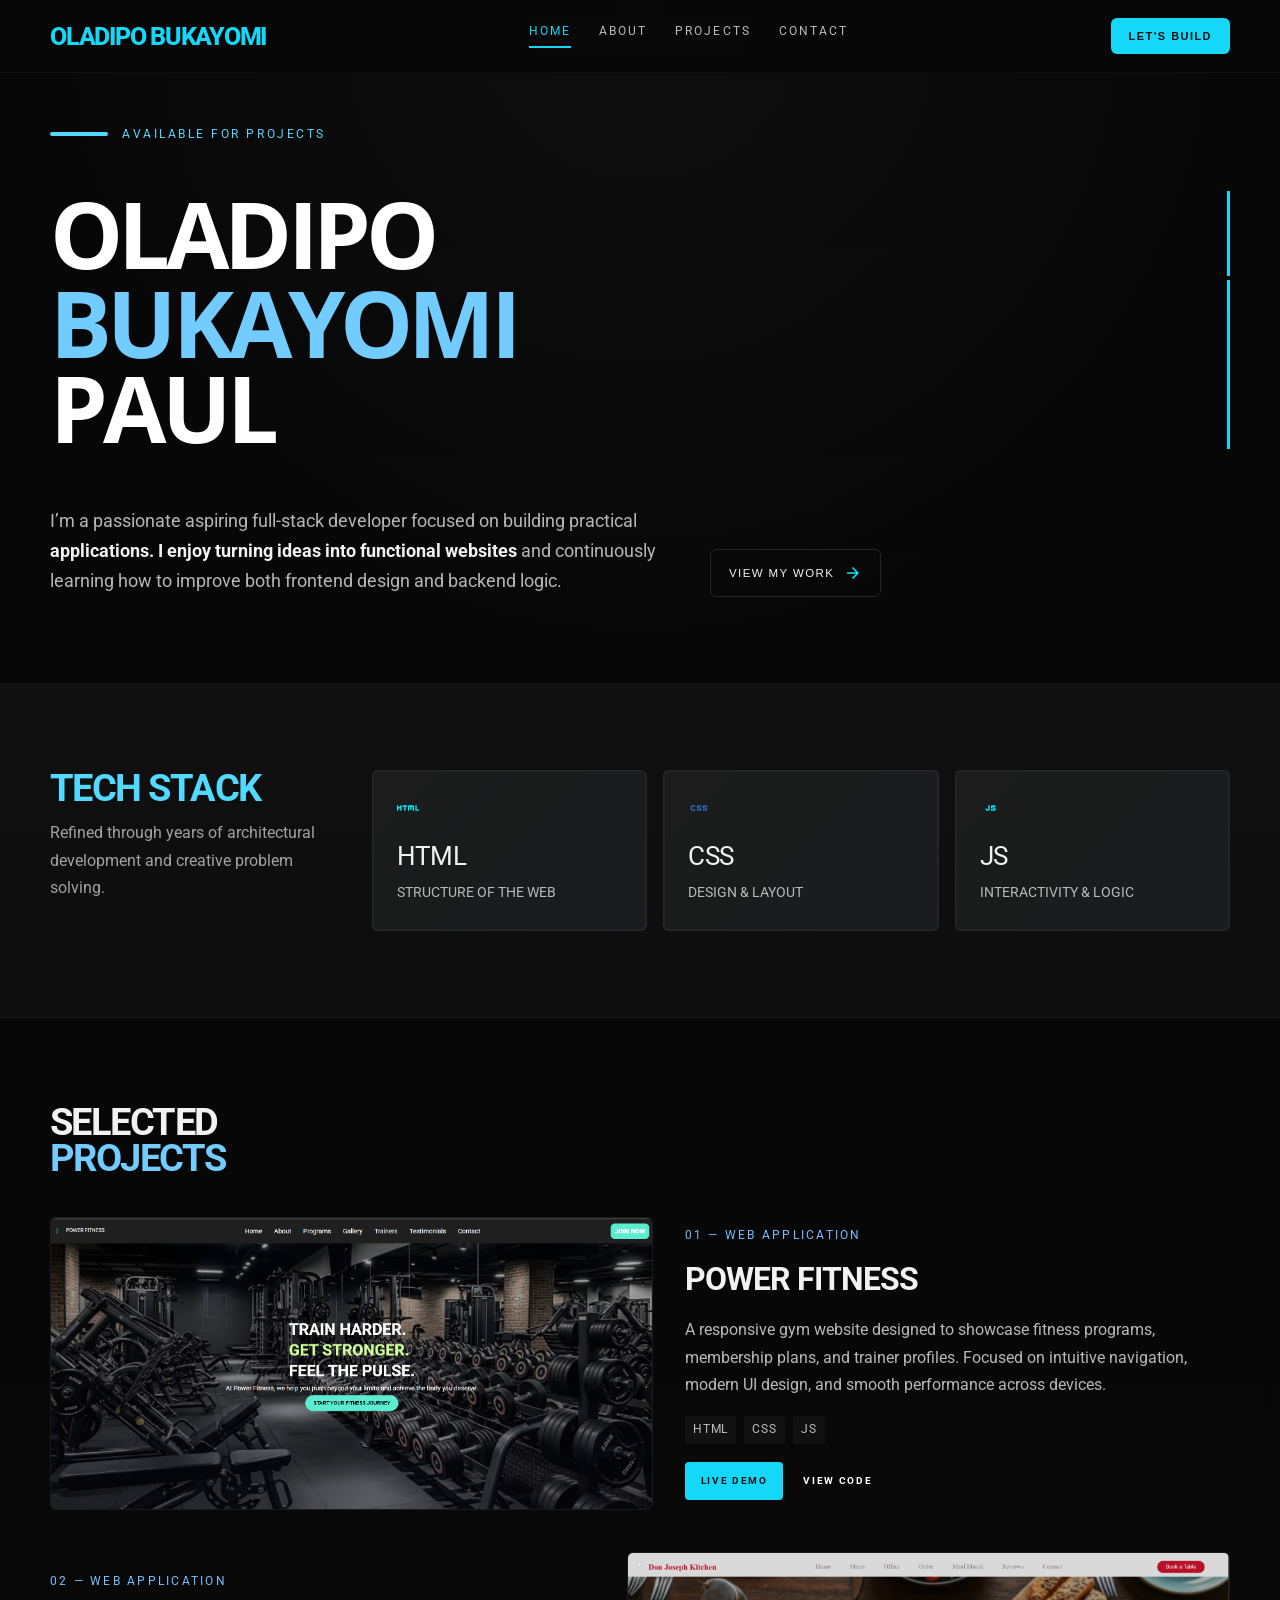
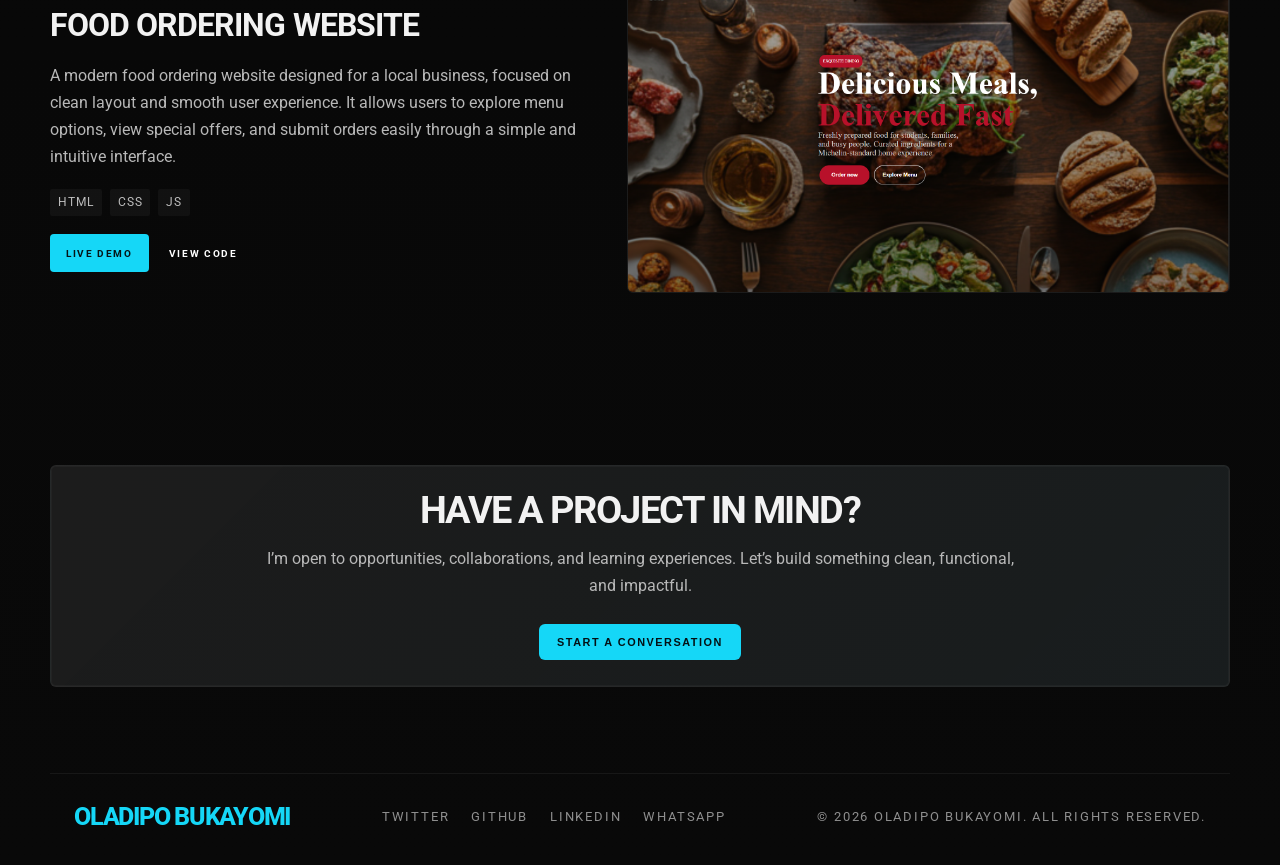
<file: index.html>
<!DOCTYPE html>
<html lang="en">

<head>
    <meta charset="UTF-8">
    <meta name="viewport" content="width=device-width, initial-scale=1.0">
    <title>Oladipo Bukayomi Paul</title>
    <link rel="stylesheet" href="/CSS/style.css">
    <link rel="preconnect" href="https://fonts.googleapis.com">
    <link rel="preconnect" href="https://fonts.gstatic.com" crossorigin>
    <link
        href="https://fonts.googleapis.com/css2?family=Open+Sans:ital,wght@0,300..800;1,300..800&family=Roboto:ital,wght@0,100..900;1,100..900&display=swap"
        rel="stylesheet">
    <link rel="apple-touch-icon" sizes="180x180" href="/favicon/apple-touch-icon.png">
    <link rel="icon" type="image/png" sizes="32x32" href="/favicon/favicon-32x32.png">
    <link rel="icon" type="image/png" sizes="16x16" href="/favicon/favicon-16x16.png">
    <link rel="manifest" href="/favicon/site.webmanifest">
</head>

<body>
    <header class="site-header">
        <div class="container">
            <p class="brand">OLADIPO BUKAYOMI</p>
            <nav class="nav" id="nav-links" aria-label="Primary navigation">
                <a class="pactive" href="#home">Home</a>
                <a href="about.html">About</a>
                <a href="projects.html">Projects</a>
                <a href="contact.html">Contact</a>
            </nav>
            <img src="/ASSETS/images/menu_24dp_15D7F7_FILL0_wght400_GRAD0_opsz24.svg" class="menu" id="menu-btn"
                alt="Kinetic Noir Logo">
            <a href="contact.html"><button class="cta" id="nav-btn" type="button">Let's Build</button></a>
        </div>
    </header>
    <main>
        <section id="home">
            <div class="hero">
                <div class="hero-i">
                    <div class="line"></div>
                    <span>Available for Projects</span>
                </div>
                <div class="hero-heading">
                    <h1 class="hero-subtitle">OLADIPO </h1>
                    <h1 class="hero-ii hero-subtitle ">BUKAYOMI</h1>
                    <h1 class="hero-subtitle">PAUL</h1>
                </div>
                <div class="hero-iii">
                    <p class="txt">I’m a passionate aspiring full-stack developer focused on building practical
                        <strong>applications. I enjoy turning ideas into functional websites </strong> and
                        continuously learning how to improve both frontend design and backend logic.
                    </p>
                    <div class="hero-iv">
                        <a href="projects.html"> <button>VIEW MY WORK <img
                                    src="/ASSETS/images/arrow_forward_24dp_00ECFC_FILL0_wght400_GRAD0_opsz24.svg"
                                    width="20px" alt=""></button></a>

                    </div>
                </div>
        </section>
        <section class="tech-stack">
            <div class="hero-1">
                <div class="hero-1i">
                    <h2>Tech Stack</h2>
                    <p>Refined through years of architectural development and creative problem solving.</p>
                </div>
                <div class="hero-1ii">
                    <div class="hero-1iii">
                        <img src="/ASSETS/images/html_24dp_00ECFC_FILL0_wght400_GRAD0_opsz24.svg" width="20px" alt="">
                        <P class="hero-1v">HTML</P>
                        <p class="hero-1iv">STRUCTURE OF THE WEB</p>
                    </div>
                    <div class="hero-1iii">
                        <img src="/ASSETS/images/css_24dp_3162B0_FILL0_wght400_GRAD0_opsz24.svg" width="20px" alt="">
                        <p class="hero-1v">CSS</p>
                        <p class="hero-1iv">DESIGN & LAYOUT</p>
                    </div>
                    <div class="hero-1iii">
                        <img src="/ASSETS/images/javascript_24dp_00ECFC_FILL0_wght400_GRAD0_opsz24.svg" width="20px"
                            alt="">
                        <p class="hero-1v">JS</p>
                        <p class="hero-1iv">INTERACTIVITY & LOGIC</p>
                    </div>
                </div>
            </div>
        </section>
        <section id="projects">
            <div class="hero-2" id="ppp">
                <div class="hero-2i" .>
                    <div>
                        <h2 id="hero-2i-item">Selected <br> <strong class="hero-ii">PROJECTS</strong></h2>
                    </div>
                </div>
                <div class="hero-2iii">
                    <div class="hero-2iv">
                        <img src="/ASSETS/images/gym website.png" id="img" alt="">
                    </div>
                    <div class="hero-2v">
                        <span>01 — Web Application</span>
                        <h2>POWER FITNESS</h2>
                        <p><span id="break">A responsive gym website designed to showcase fitness programs, membership
                                plans, and trainer profiles. Focused on intuitive navigation, modern UI design, and
                                smooth performance across devices.</span></p>
                        <div class="hero-2vi">
                            <p>HTML</p>
                            <p>CSS</p>
                            <p>JS</p>
                        </div>
                        <div class="hero-2ih">
                            <a href="https://power-fitness-website.vercel.app/" target="_blank">Live Demo</a>
                            <a id="hero-4" href="https://github.com/hollops/POWER-FITNESS.git" target="_blank">View
                                Code</a>
                        </div>
                    </div>
                </div>
                <div class="hero-2a">
                    <div class="hero-2iv" id="hero-2c">
                        <img src="/ASSETS/images/Screenshot 2026-04-01 223048.png" id="img-1" alt="">
                    </div>
                    <div class="hero-2v" id="hero-2b">
                        <span>02 — Web Application</span>
                        <h2>FOOD ORDERING WEBSITE</h2>
                        <p id="txt-1">A modern food ordering website designed for a local business, focused on clean
                            layout and smooth user experience. It allows users to explore menu options, view special
                            offers, and submit orders easily through a simple and intuitive interface.</p>
                        <div class="hero-2vi">
                            <p>HTML</p>
                            <p>CSS</p>
                            <p>JS</p>
                        </div>
                        <div class="hero-2ih">
                            <a href="https://don-joseph-kitchen.vercel.app/" target="_blank">Live Demo</a>
                            <a id="hero-5" href="#" target="_blank">View Code</a>
                        </div>
                    </div>
                </div>
            </div>
        </section>
        <section id="contact">
            <div id="mssg" class="tech-stack">
                <h2>Have a project in mind?</h2>
                <p>I’m open to opportunities, collaborations, and learning experiences. Let’s build something clean,
                    functional, and impactful.
                </p>
                <div class="hero-3">
                    <a href="contact.html"><button>START A CONVERSATION</button></a>
                </div>
        </section>
    </main>
    <footer class="site-footer" id="contact">
        <div class="container footer-row">
            <div class="footer-brand">OLADIPO BUKAYOMI</div>
            <div class="footer-links">
                <a href="https://x.com/BukayomiPa19538" target="_blank">Twitter</a>
                <a href="https://github.com/hollops" target="_blank">GitHub</a>
                <a href="https://www.linkedin.com/in/bukayomi-oladipo-5916703b2/" target="_blank">LinkedIn</a>
                <a href="https://wa.me/2349137326058" target="_blank">whatsapp</a>
            </div>
            <div class="footer-copy">&copy; 2026 oladipo Bukayomi. All rights reserved.</div>
        </div>
    </footer>

</body>

</html>
</file>
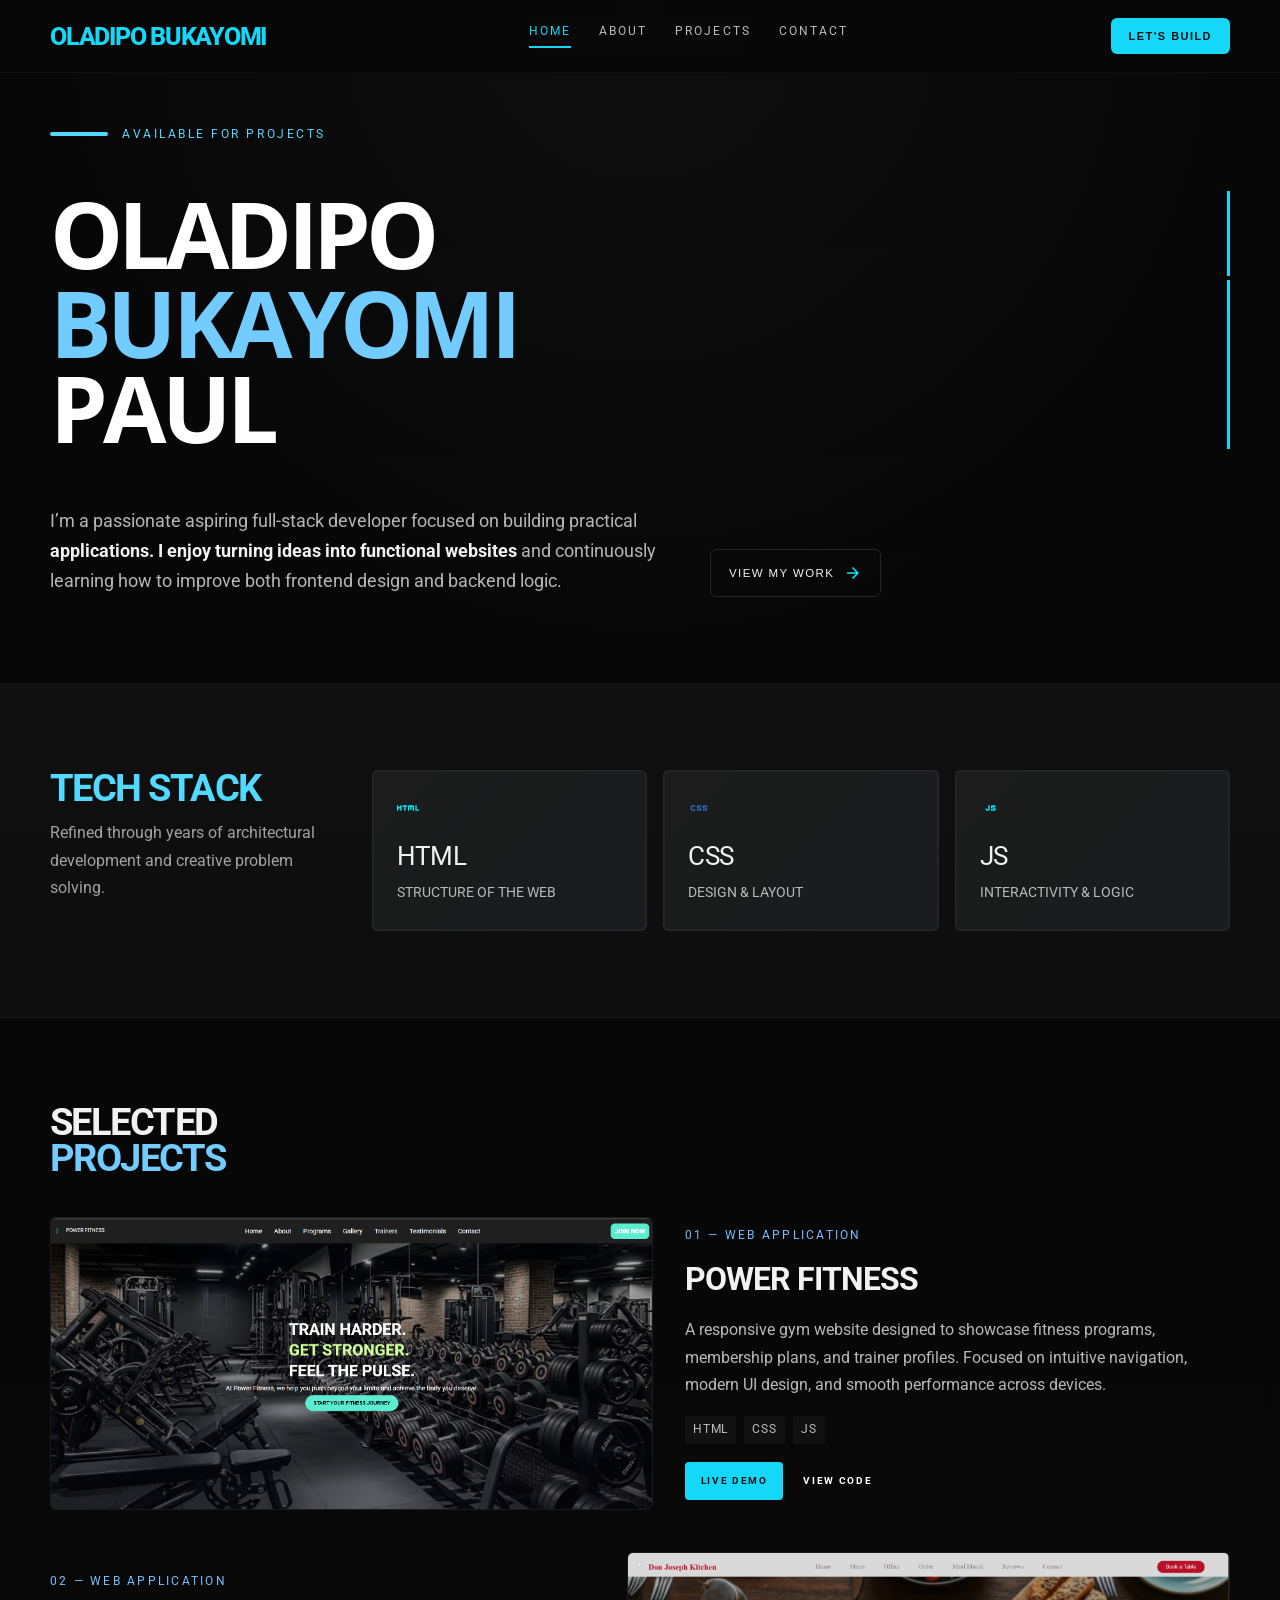
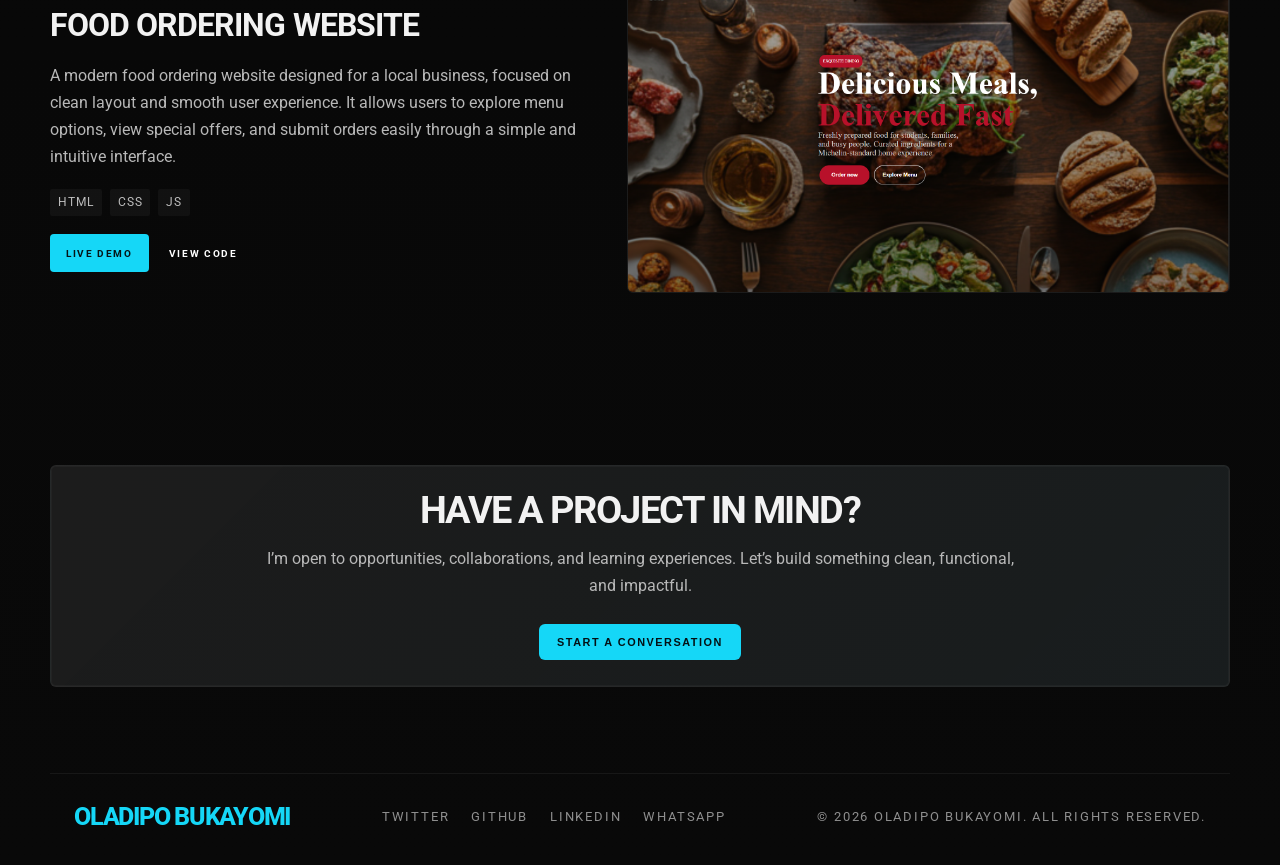
<file: PORTFOLIO/index.html>
<!DOCTYPE html>
<html lang="en">

<head>
    <meta charset="UTF-8">
    <meta name="viewport" content="width=device-width, initial-scale=1.0">
    <title>Oladipo Bukayomi Paul</title>
    <link rel="stylesheet" href="/CSS/style.css">
    <link rel="preconnect" href="https://fonts.googleapis.com">
    <link rel="preconnect" href="https://fonts.gstatic.com" crossorigin>
    <link
        href="https://fonts.googleapis.com/css2?family=Open+Sans:ital,wght@0,300..800;1,300..800&family=Roboto:ital,wght@0,100..900;1,100..900&display=swap"
        rel="stylesheet">
</head>

<body>
    <header class="site-header">
        <div class="container">
            <p class="brand">OLADIPO BUKAYOMI</p>
            <nav class="nav" id="nav-links" aria-label="Primary navigation">
                <a class="pactive" href="#home">Home</a>
                <a href="about.html">About</a>
                <a href="projects.html">Projects</a>
                <a href="contact.html">Contact</a>
            </nav>
            <img src="/ASSETS/images/menu_24dp_15D7F7_FILL0_wght400_GRAD0_opsz24.svg" class="menu" id="menu-btn"
                alt="Kinetic Noir Logo">
                <a href="contact.html"><button class="cta" id="nav-btn" type="button">Let's Build</button></a>
        </div>
    </header>
    <main>
        <section id="home">
            <div class="hero">
                <div class="hero-i">
                    <div class="line"></div>
                    <span>Available for Projects</span>
                </div>
                <div class="hero-heading">
                    <h1 class="hero-subtitle">OLADIPO </h1>
                    <h1 class="hero-ii hero-subtitle ">BUKAYOMI</h1>
                    <h1 class="hero-subtitle">PAUL</h1>
                </div>
                <div class="hero-iii">
                    <p class="txt">I’m a passionate aspiring full-stack developer focused on building practical
                        <strong>applications. I enjoy turning ideas into functional websites </strong> and
                        continuously learning how to improve both frontend design and backend logic.
                    </p>
                    <div class="hero-iv">
                        <a href="projects.html"> <button>VIEW MY WORK <img
                                    src="/ASSETS/images/arrow_forward_24dp_00ECFC_FILL0_wght400_GRAD0_opsz24.svg"
                                    width="20px" alt=""></button></a>

                    </div>
                </div>
        </section>
        <section class="tech-stack">
            <div class="hero-1">
                <div class="hero-1i">
                    <h2>Tech Stack</h2>
                    <p>Refined through years of architectural development and creative problem solving.</p>
                </div>
                <div class="hero-1ii">
                    <div class="hero-1iii">
                        <img src="/ASSETS/images/html_24dp_00ECFC_FILL0_wght400_GRAD0_opsz24.svg" width="20px" alt="">
                        <P class="hero-1v">HTML</P>
                        <p class="hero-1iv">STRUCTURE OF THE WEB</p>
                    </div>
                    <div class="hero-1iii">
                        <img src="/ASSETS/images/css_24dp_3162B0_FILL0_wght400_GRAD0_opsz24.svg" width="20px" alt="">
                        <p class="hero-1v">CSS</p>
                        <p class="hero-1iv">DESIGN & LAYOUT</p>
                    </div>
                    <div class="hero-1iii">
                        <img src="/ASSETS/images/javascript_24dp_00ECFC_FILL0_wght400_GRAD0_opsz24.svg" width="20px"
                            alt="">
                        <p class="hero-1v">JS</p>
                        <p class="hero-1iv">INTERACTIVITY & LOGIC</p>
                    </div>
                </div>
            </div>
        </section>
        <section id="projects">
            <div class="hero-2" id="ppp">
                <div class="hero-2i" .>
                    <div>
                        <h2 id="hero-2i-item">Selected <br> <strong class="hero-ii">PROJECTS</strong></h2>
                    </div>
                </div>
                <div class="hero-2iii">
                    <div class="hero-2iv">
                        <img src="/ASSETS/images/gym website.png" id="img" alt="">
                    </div>
                    <div class="hero-2v">
                        <span>01 — Web Application</span>
                        <h2>POWER FITNESS</h2>
                        <p><span id="break">A responsive gym website designed to showcase fitness programs, membership
                                plans, and trainer profiles. Focused on intuitive navigation, modern UI design, and
                                smooth performance across devices.</span></p>
                        <div class="hero-2vi">
                            <p>HTML</p>
                            <p>CSS</p>
                            <p>JS</p>
                        </div>
                        <div class="hero-2ih">
                            <a href="https://power-fitness-website.vercel.app/" target="_blank">Live Demo</a>
                            <a id="hero-4" href="https://github.com/hollops/POWER-FITNESS.git" target="_blank">View
                                Code</a>
                        </div>
                    </div>
                </div>
                <div class="hero-2a">
                    <div class="hero-2iv" id="hero-2c">
                        <img src="/ASSETS/images/Screenshot 2026-04-01 223048.png" id="img-1" alt="">
                    </div>
                    <div class="hero-2v" id="hero-2b">
                        <span>02 — Web Application</span>
                        <h2>FOOD ORDERING WEBSITE</h2>
                        <p id="txt-1">A modern food ordering website designed for a local business, focused on clean
                            layout and smooth user experience. It allows users to explore menu options, view special
                            offers, and submit orders easily through a simple and intuitive interface.</p>
                        <div class="hero-2vi">
                            <p>HTML</p>
                            <p>CSS</p>
                            <p>JS</p>
                        </div>
                        <div class="hero-2ih">
                            <a href="https://don-joseph-kitchen.vercel.app/" target="_blank">Live Demo</a>
                            <a id="hero-5" href="#" target="_blank">View Code</a>
                        </div>
                    </div>
                </div>
            </div>
        </section>
        <section id="contact">
            <div id="mssg" class="tech-stack">
                <h2>Have a project in mind?</h2>
                <p>I’m open to opportunities, collaborations, and learning experiences. Let’s build something clean,
                    functional, and impactful.
                </p>
                <div class="hero-3">
                    <a href="contact.html"><button>START A CONVERSATION</button></a>
                </div>
        </section>
    </main>
        <footer class="site-footer" id="contact">
        <div class="container footer-row">
            <div class="footer-brand">OLADIPO BUKAYOMI</div>
            <div class="footer-links">
                <a href="https://x.com/BukayomiPa19538">Twitter</a>
                <a href="https://github.com/hollops">GitHub</a>
                <a href="https://www.linkedin.com/in/bukayomi-oladipo-5916703b2/">LinkedIn</a>
                <a href="#">whatsapp</a>
            </div>
            <div class="footer-copy">&copy; 2026 oladipo Bukayomi. All rights reserved.</div>
        </div>
    </footer>

</body>

</html>
</file>
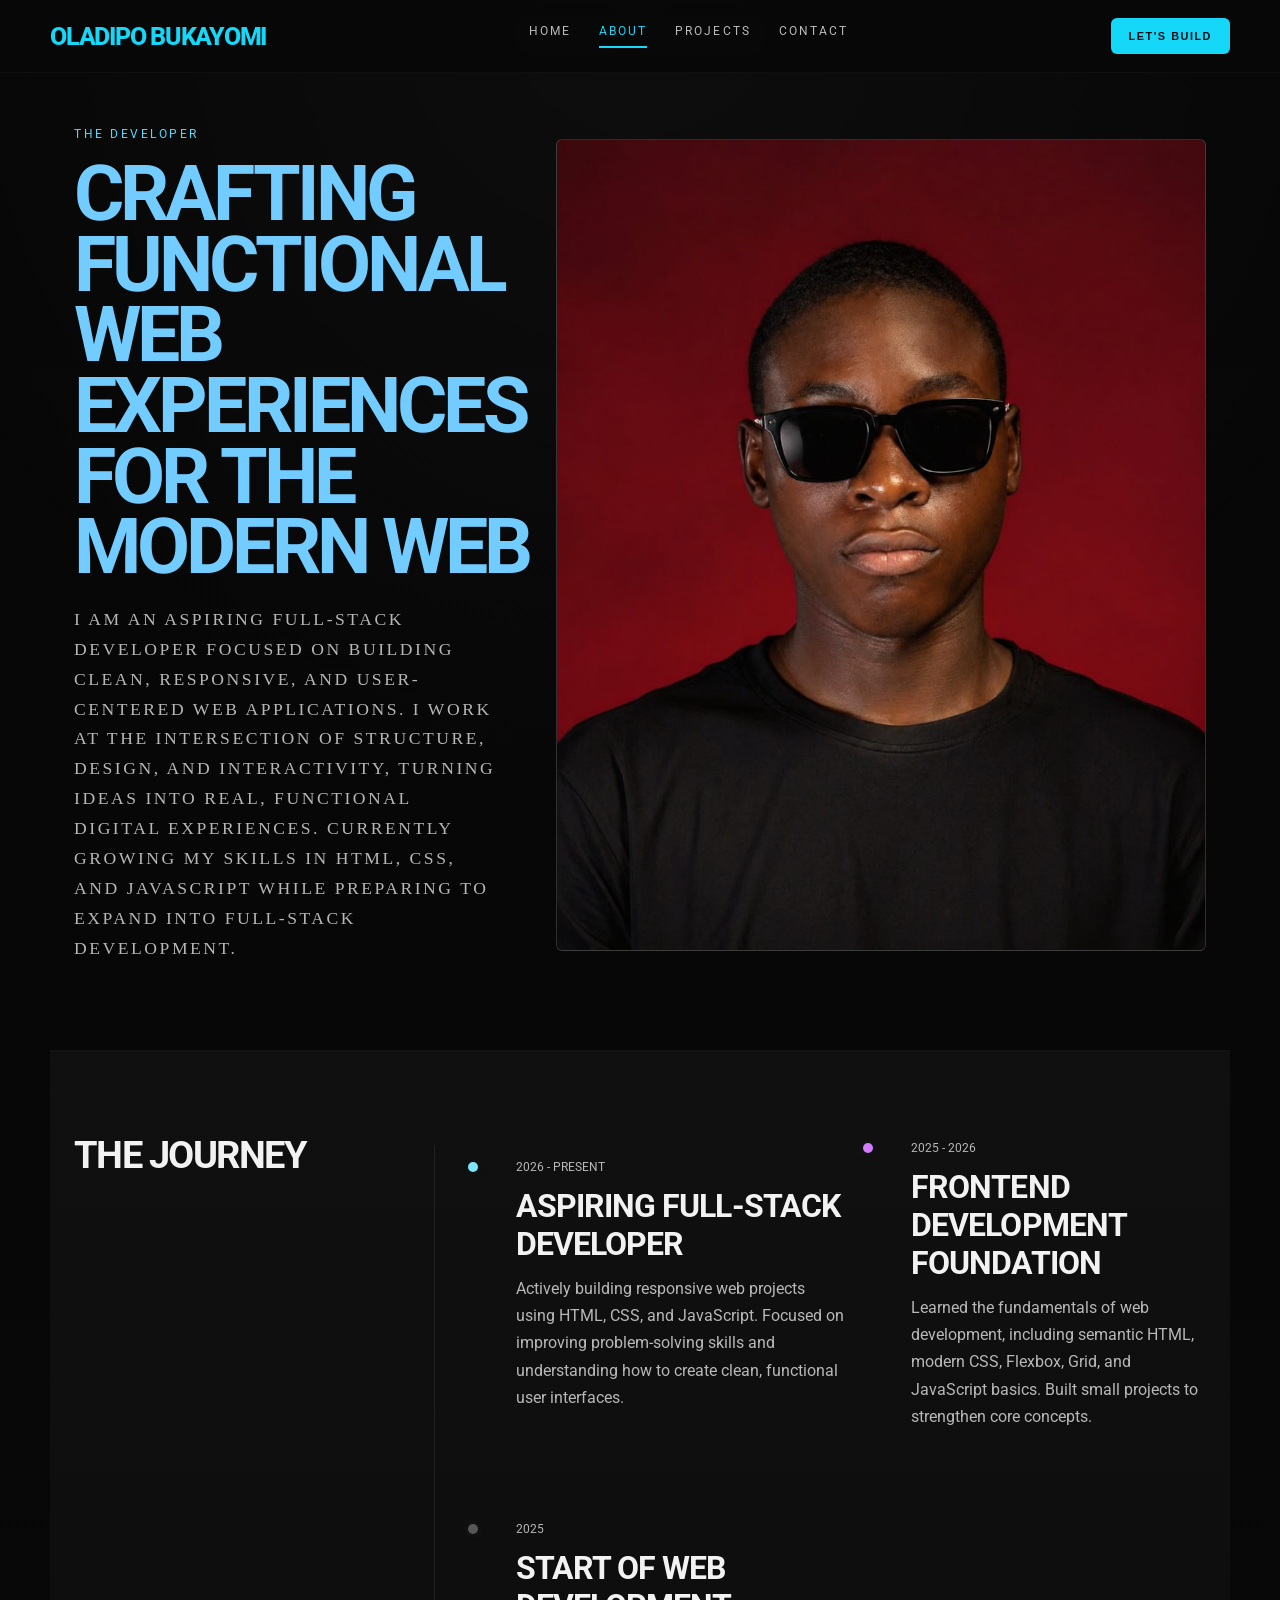
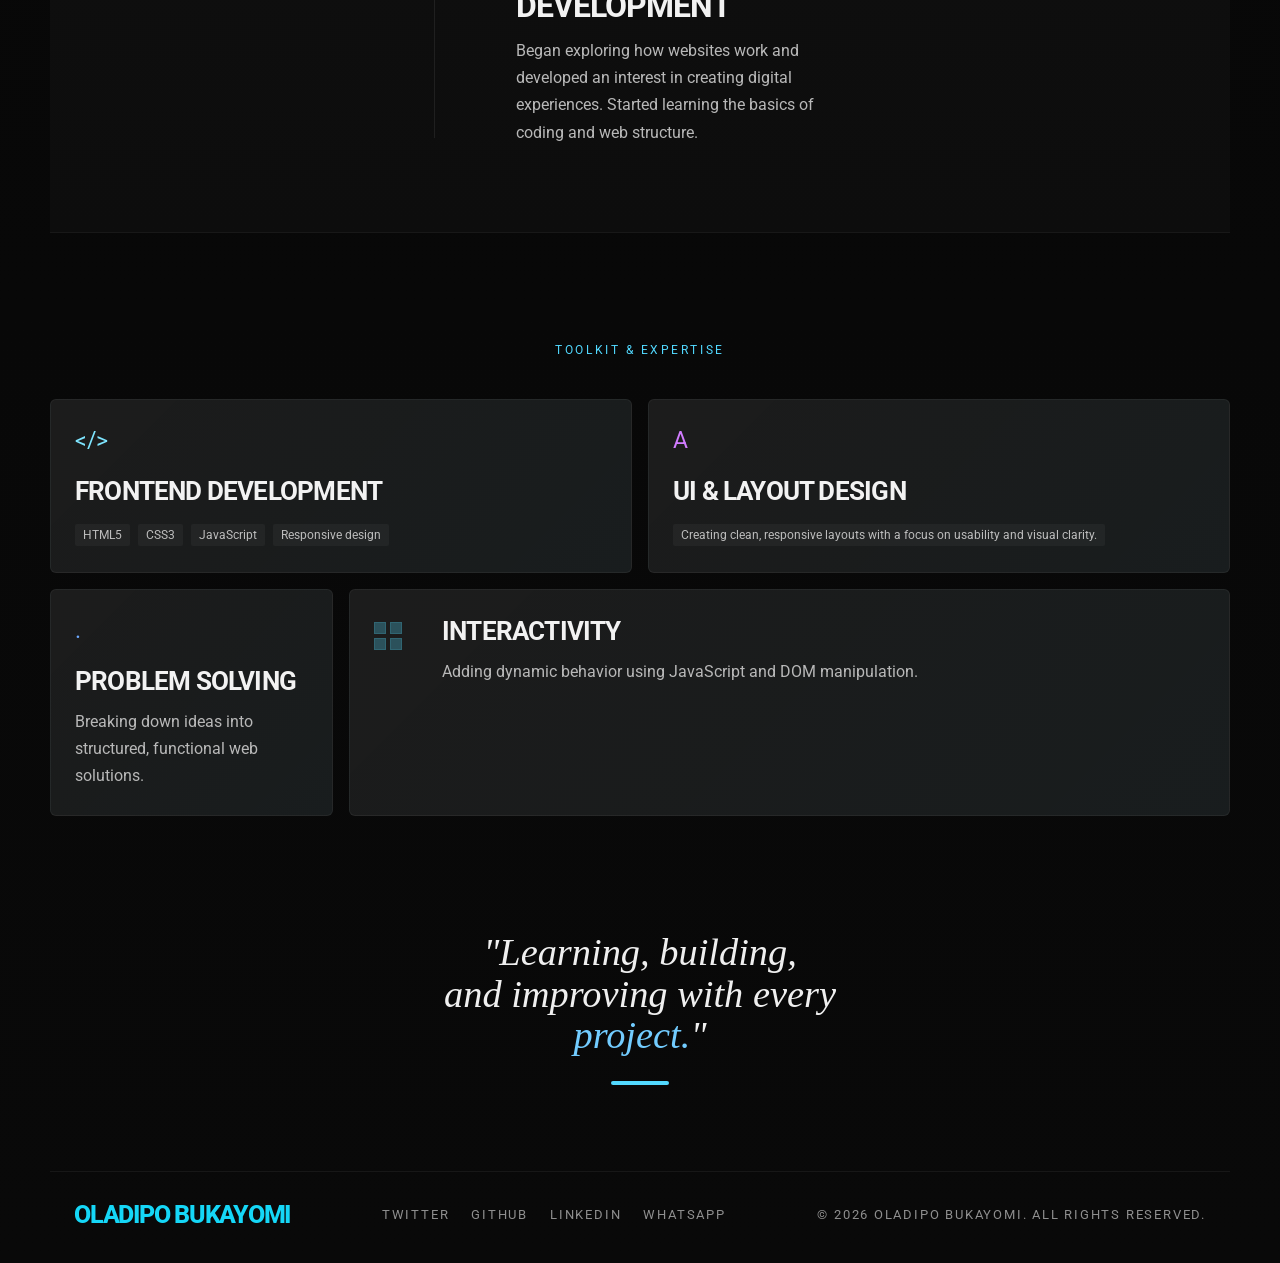
<file: about.html>
<!DOCTYPE html>
<html lang="en">

<head>
    <meta charset="UTF-8">
    <meta name="viewport" content="width=device-width, initial-scale=1.0">
    <title>OLADIPO BUKAYOMI</title>
    <link rel="stylesheet" href="/CSS/about.css">
    <link rel="stylesheet" href="/CSS/style.css">
    <link rel="preconnect" href="https://fonts.googleapis.com">
    <link rel="preconnect" href="https://fonts.gstatic.com" crossorigin>
    <link
        href="https://fonts.googleapis.com/css2?family=Open+Sans:ital,wght@0,300..800;1,300..800&family=Roboto:ital,wght@0,100..900;1,100..900&display=swap"
        rel="stylesheet">
    <link rel="apple-touch-icon" sizes="180x180" href="/favicon/apple-touch-icon.png">
    <link rel="icon" type="image/png" sizes="32x32" href="/favicon/favicon-32x32.png">
    <link rel="icon" type="image/png" sizes="16x16" href="/favicon/favicon-16x16.png">
    <link rel="manifest" href="/favicon/site.webmanifest">
</head>

<body>
    <header class="site-header">
        <div class="container">
            <a class="brand" href="index.html">OLADIPO BUKAYOMI</a>
            <nav class="nav" aria-label="Primary navigation">
                <a href="index.html">Home</a>
                <a class="active" href="about.html">About</a>
                <a href="projects.html">Projects</a>
                <a href="contact.html">Contact</a>
            </nav>
            <img src="/ASSETS/images/menu_24dp_15D7F7_FILL0_wght400_GRAD0_opsz24.svg" class="menu"
                alt="Navigation menu">
            <a href="contact.html"><button class="cta" id="nav-btn" type="button">Let's Build</button></a>
        </div>
    </header>

    <main>
        <section class="hero">
            <div class="container hero-i">
                <div class="hero-ii">
                    <p class="eyebrow">The Developer</p>
                    <h1>
                        Crafting<br>
                        functional<br>
                        web experiences<br>
                        for <span class="accent">the modern web</span>
                    </h1>
                    <p class="hero-iii">
                        I am an aspiring full-stack developer focused on building clean, responsive, and user-centered
                        web applications. I work at the intersection of structure, design, and interactivity, turning
                        ideas into real, functional digital experiences. Currently growing my skills in HTML, CSS, and
                        JavaScript while preparing to expand into full-stack development.
                    </p>
                </div>

                <div class="hero-iv" aria-hidden="true">
                    <img src="/ASSETS/images/IMG-20260430-WA0134(1).jpg" alt="Oladipo Bukayomi Paul pictur">
                </div>
            </div>
        </section>

        <section class="hero-2" id="about">
            <div class="container hero-2i">
                <div class="hero-2ii">
                    <h2>The Journey</h2>
                </div>

                <div class="hero-2iii">
                    <article class="hero-2iv hero-2iva">
                        <p class="date">2026 - Present</p>
                        <h3>Aspiring Full-Stack Developer</h3>
                        <p>
                            Actively building responsive web projects using HTML, CSS, and JavaScript. Focused on
                            improving problem-solving skills and understanding how to create clean, functional user
                            interfaces.
                        </p>
                    </article>

                    <article class="hero-2iv hero-2ivb">
                        <p class="date">2025 - 2026</p>
                        <h3>Frontend Development Foundation</h3>
                        <p>
                            Learned the fundamentals of web development, including semantic HTML, modern CSS, Flexbox,
                            Grid, and JavaScript basics. Built small projects to strengthen core concepts.
                        </p>
                    </article>

                    <article class="hero-2iv hero-2ivc">
                        <p class="date">2025</p>
                        <h3>Start Of Web Development</h3>
                        <p>
                            Began exploring how websites work and developed an interest in creating digital
                            experiences. Started learning the basics of coding and web structure.
                        </p>
                    </article>
                </div>
            </div>
        </section>

        <section class="hero-3" id="expertise">
            <div class="container hero-3i">
                <p class="section-label">Toolkit &amp; Expertise</p>

                <div class="hero-3ii">
                    <article class="hero-3iii hero-3iiia">
                        <div class="icon cyan">&lt;/&gt;</div>
                        <h3>Frontend Development</h3>
                        <div class="hero-3iv">
                            <span>HTML5</span>
                            <span>CSS3</span>
                            <span>JavaScript</span>
                            <span>Responsive design</span>
                        </div>
                    </article>

                    <article class="hero-3iii hero-3iiib">
                        <div class="icon violet">A</div>
                        <h3>ui & layout design</h3>
                        <div class="hero-3iv">
                            <span>Creating clean, responsive layouts with a focus on usability and visual
                                clarity.</span>
                        </div>
                    </article>

                    <article class="hero-3iii hero-3iiic">
                        <div class="icon blue">.</div>
                        <h3>problem solving</h3>
                        <p>Breaking down ideas into structured, functional web solutions.</p>
                    </article>

                    <article class="hero-3iii hero-3iiid">
                        <div class="hero-3v" aria-hidden="true">
                            <span></span>
                            <span></span>
                            <span></span>
                            <span></span>
                        </div>
                        <div>
                            <h3>interactivity</h3>
                            <p>
                                Adding dynamic behavior using JavaScript and DOM manipulation.
                            </p>
                        </div>
                    </article>
                </div>
            </div>
        </section>

        <section class="hero-4">
            <div class="container hero-4i">
                <blockquote>
                    "Learning, building, <br>
                    and improving with every <br>
                    <span class="accent">project.</span>"
                </blockquote>
                <div class="hero-4iii"></div>
            </div>
        </section>
    </main>

    <footer class="site-footer" id="contact">
        <div class="container footer-row">
            <div class="footer-brand">OLADIPO BUKAYOMI</div>
            <div class="footer-links">
                <a href="https://x.com/BukayomiPa19538" target="_blank">Twitter</a>
                <a href="https://github.com/hollops" target="_blank">GitHub</a>
                <a href="https://www.linkedin.com/in/bukayomi-oladipo-5916703b2/" target="_blank">LinkedIn</a>
                <a href="https://wa.me/2349137326058" target="_blank">whatsapp</a>
            </div>
            <div class="footer-copy">&copy; 2026 oladipo Bukayomi. All rights reserved.</div>
        </div>
    </footer>
</body>

</html>
</file>
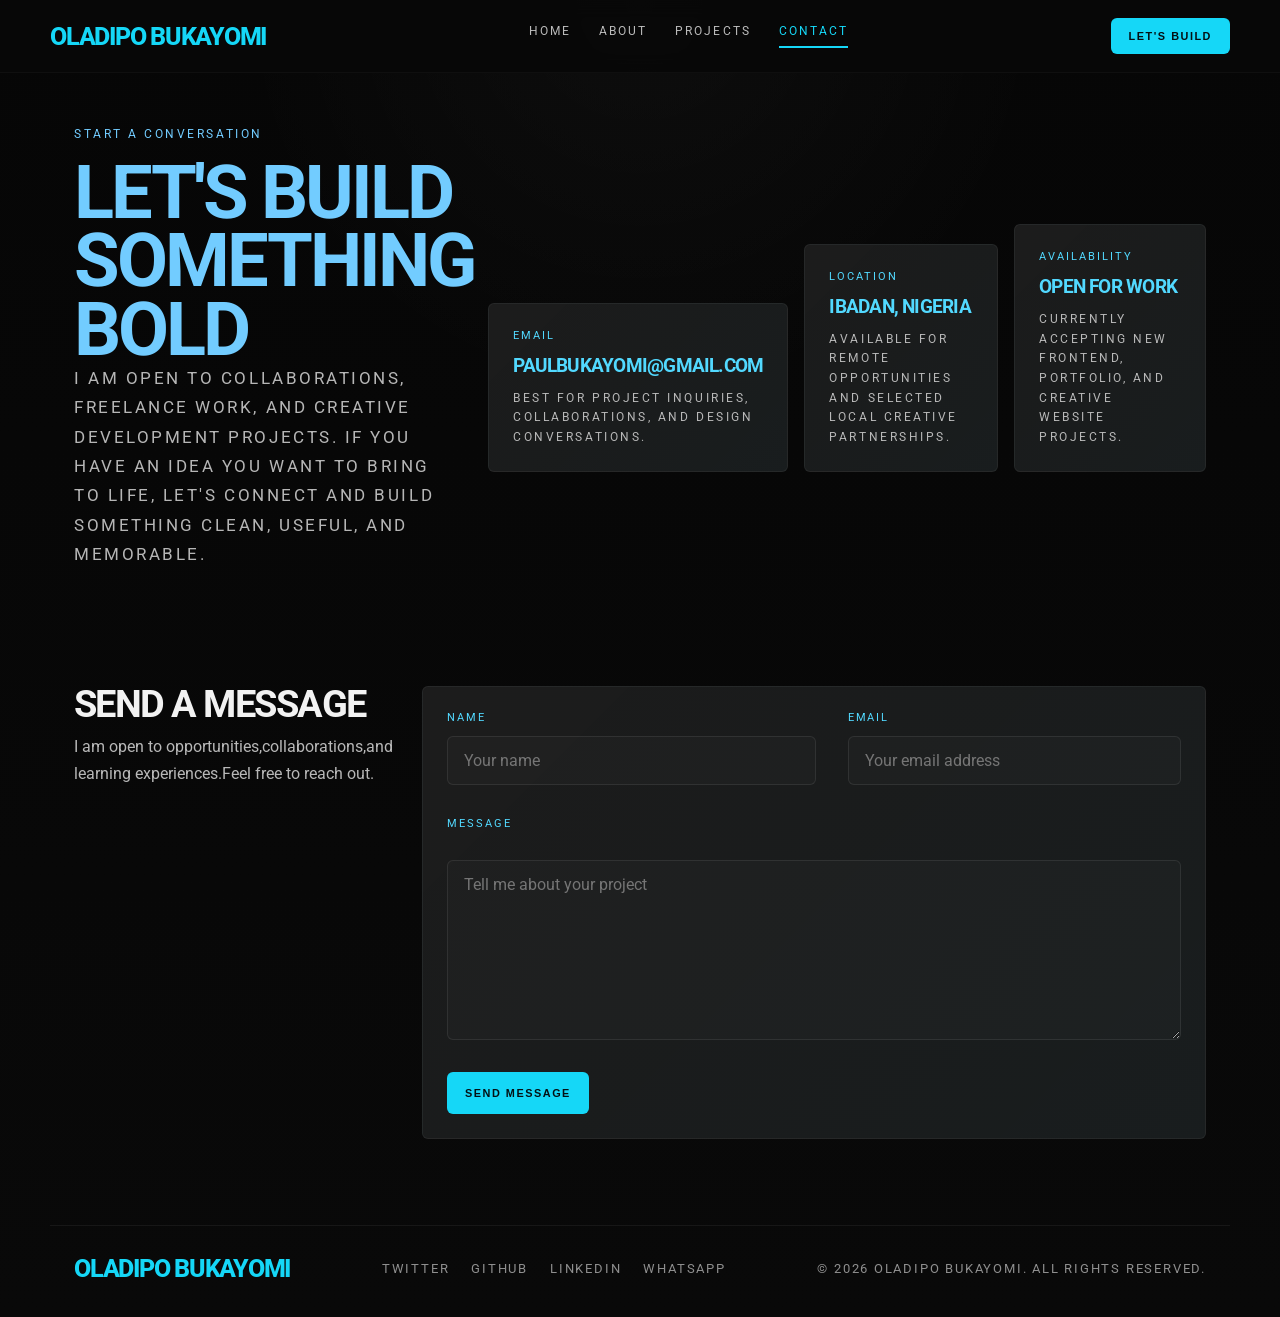
<file: contact.html>
<!DOCTYPE html>
<html lang="en">

<head>
    <meta charset="UTF-8">
    <meta name="viewport" content="width=device-width, initial-scale=1.0">
    <title>OLADIPO BUKAYOMI</title>
    <link rel="stylesheet" href="/CSS/contact.css">
    <link rel="stylesheet" href="/CSS/style.css">
    <link rel="preconnect" href="https://fonts.googleapis.com">
    <link rel="preconnect" href="https://fonts.gstatic.com" crossorigin>
    <link
        href="https://fonts.googleapis.com/css2?family=Open+Sans:ital,wght@0,300..800;1,300..800&family=Roboto:ital,wght@0,100..900;1,100..900&display=swap"
        rel="stylesheet">
    <link rel="apple-touch-icon" sizes="180x180" href="/favicon/apple-touch-icon.png">
    <link rel="icon" type="image/png" sizes="32x32" href="/favicon/favicon-32x32.png">
    <link rel="icon" type="image/png" sizes="16x16" href="/favicon/favicon-16x16.png">
    <link rel="manifest" href="/favicon/site.webmanifest">
</head>

<body>
    <header class="site-header">
        <div class="container">
            <a class="brand" href="index.html">OLADIPO BUKAYOMI</a>
            <nav class="nav" aria-label="Primary navigation">
                <a href="index.html">Home</a>
                <a href="about.html">About</a>
                <a href="projects.html">Projects</a>
                <a class="pactive" href="contact.html">Contact</a>
            </nav>
            <img src="/ASSETS/images/menu_24dp_15D7F7_FILL0_wght400_GRAD0_opsz24.svg" class="menu"
                alt="Navigation menu">
            <button class="cta" type="button">Let's Build</button>
        </div>
    </header>

    <main>
        <section class="hero">
            <div class="container hero-i">
                <div class="hero-ii">
                    <p class="eyebrow">Start A Conversation</p>
                    <h1>Let's Build<br><span class="accent">Something Bold</span></h1>
                    <p class="hero-iii">
                        I am open to collaborations, freelance work, and creative development projects. If you have an
                        idea you want to bring to life, let's connect and build something clean, useful, and memorable.
                    </p>
                </div>

                <div class="hero-iv">
                    <article class="hero-iv-i">
                        <span>Email</span>
                        <h2>paulbukayomi@gmail.com</h2>
                        <p>Best for project inquiries, collaborations, and design conversations.</p>
                    </article>
                    <article class="hero-iv-i">
                        <span>Location</span>
                        <h2>IBadan, Nigeria</h2>
                        <p>Available for remote opportunities and selected local creative partnerships.</p>
                    </article>
                    <article class="hero-iv-i">
                        <span>Availability</span>
                        <h2>Open For Work</h2>
                        <p>Currently accepting new frontend, portfolio, and creative website projects.</p>
                    </article>
                </div>
            </div>
        </section>

        <section class="hero-2">
            <div class="container hero-2i">
                <div class="hero-2ii">
                    <h2>Send A Message</h2>
                    <p>
                        I am open to opportunities,collaborations,and learning experiences.Feel free to reach out.
                    </p>
                </div>

                <form class="hero-2iii" action="https://formspree.io/f/xrerwkle" method="POST">
                    <div class="hero-2iv">
                        <label for="name">Name</label>
                        <input id="name" type="text" placeholder="Your name">
                    </div>
                    <div class="hero-2iv">
                        <label for="email">Email</label>
                        <input id="email" type="email" placeholder="Your email address">
                    </div>
                    <div class="hero-2iv hero-2v">
                        <label for="message">Message</label>
                        <textarea id="message" placeholder="Tell me about your project"></textarea>
                    </div>
                    <button type="submit" class="hero-2vi">Send Message</button>
                </form>
            </div>
        </section>
    </main>

    <footer class="site-footer" id="contact">
        <div class="container footer-row">
            <div class="footer-brand">OLADIPO BUKAYOMI</div>
            <div class="footer-links">
                <a href="https://x.com/BukayomiPa19538" target="_blank">Twitter</a>
                <a href="https://github.com/hollops" target="_blank">GitHub</a>
                <a href="https://www.linkedin.com/in/bukayomi-oladipo-5916703b2/" target="_blank">LinkedIn</a>
                <a href="https://wa.me/2349137326058" target="_blank">whatsapp</a>
            </div>
            <div class="footer-copy">&copy; 2026 oladipo Bukayomi. All rights reserved.</div>
        </div>
    </footer>
</body>

</html>
</file>
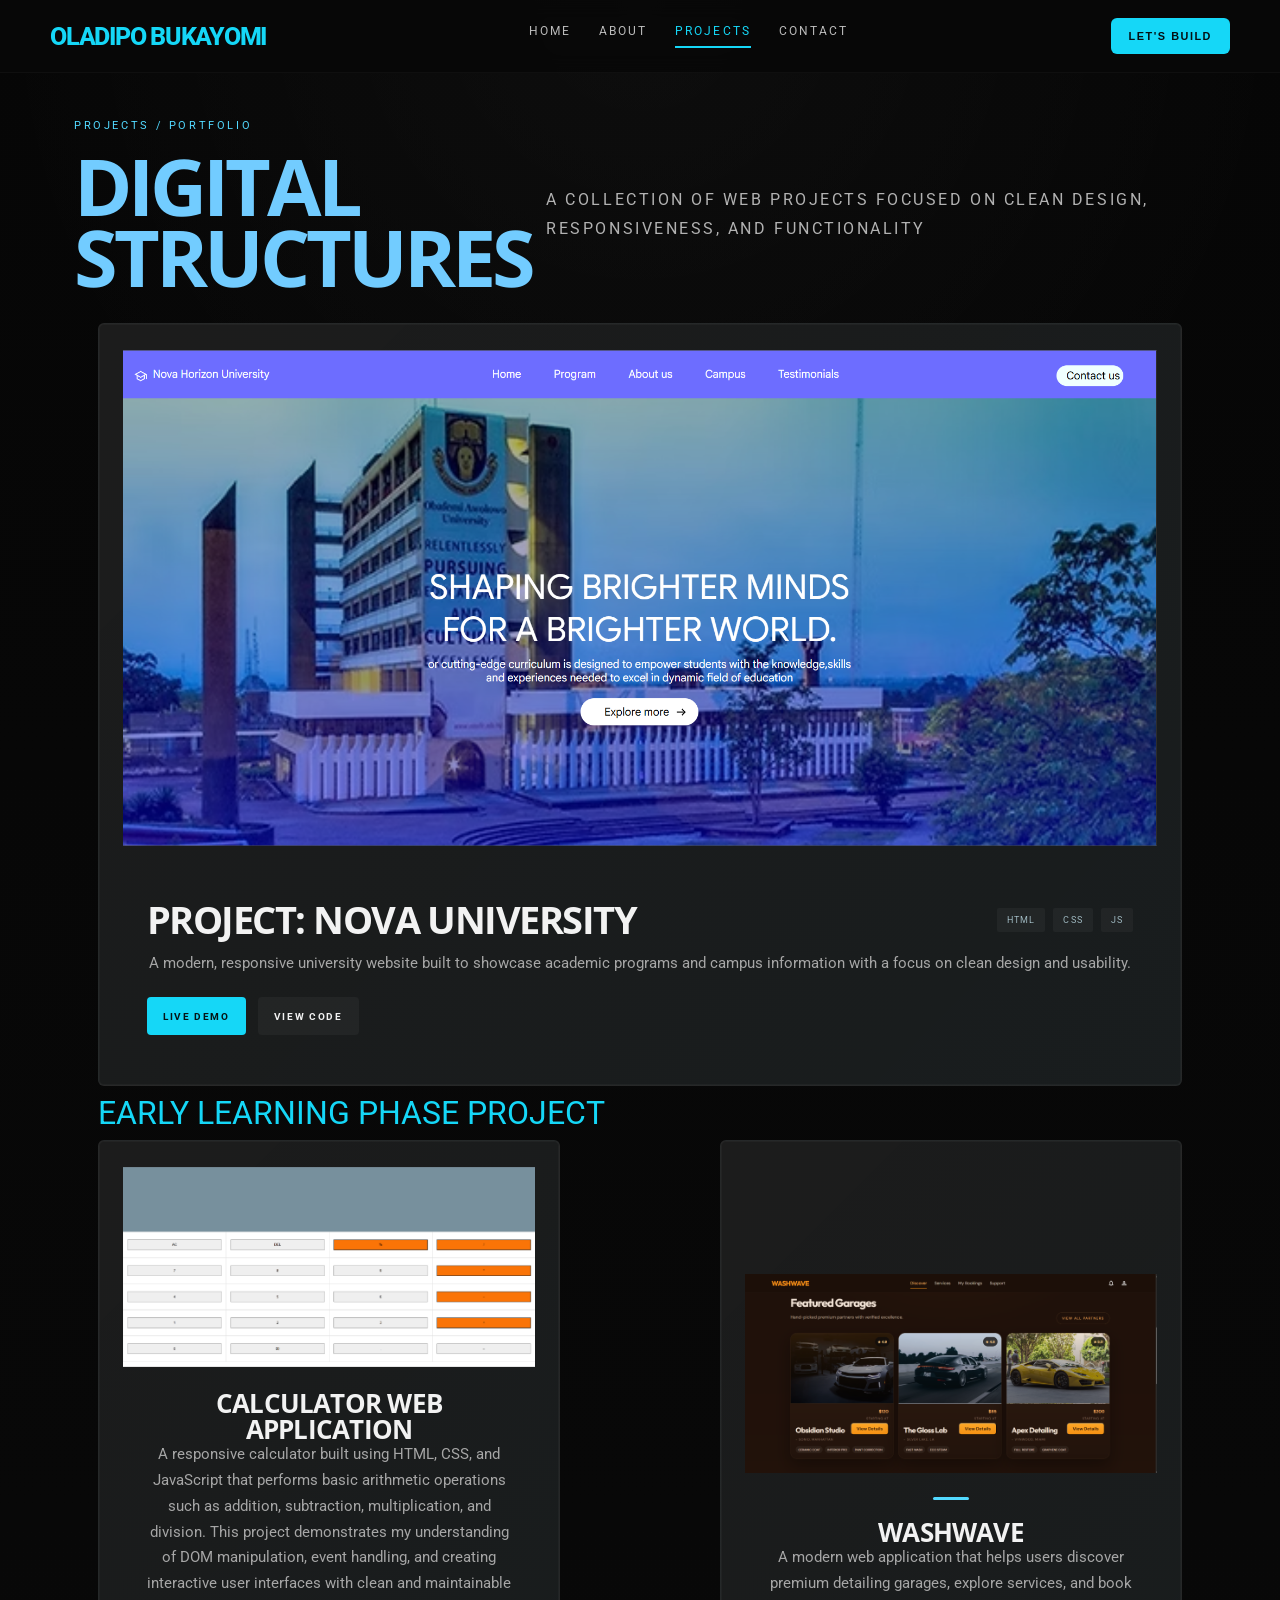
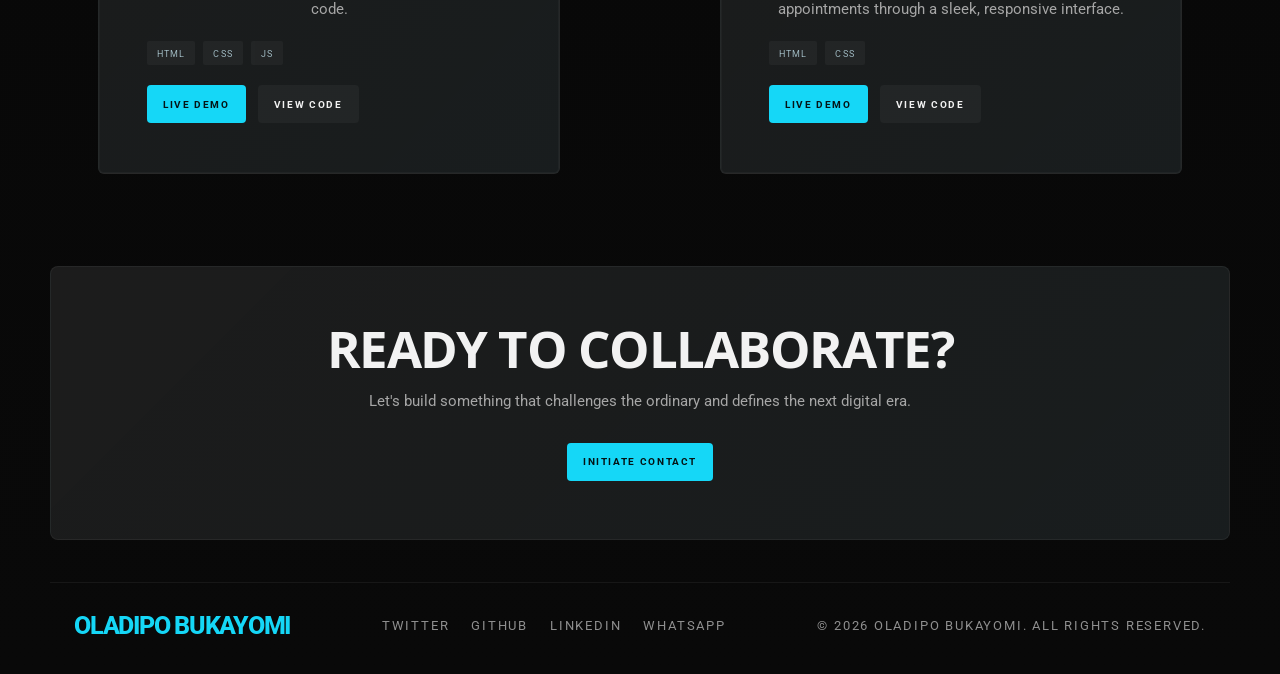
<file: projects.html>
<!DOCTYPE html>
<html lang="en">

<head>
    <meta charset="UTF-8">
    <meta name="viewport" content="width=device-width, initial-scale=1.0">
    <title>OLADIPO BUKAYOMI</title>
    <link rel="stylesheet" href="/CSS/projects.css">
    <link rel="stylesheet" href="/CSS/style.css">
    <link rel="preconnect" href="https://fonts.googleapis.com">
    <link rel="preconnect" href="https://fonts.gstatic.com" crossorigin>
    <link
        href="https://fonts.googleapis.com/css2?family=Open+Sans:ital,wght@0,300..800;1,300..800&family=Roboto:ital,wght@0,100..900;1,100..900&display=swap"
        rel="stylesheet">
    <link rel="apple-touch-icon" sizes="180x180" href="/favicon/apple-touch-icon.png">
    <link rel="icon" type="image/png" sizes="32x32" href="/favicon/favicon-32x32.png">
    <link rel="icon" type="image/png" sizes="16x16" href="/favicon/favicon-16x16.png">
    <link rel="manifest" href="/favicon/site.webmanifest">
</head>

<body>
    <header class="site-header">
        <div class="container">
            <a class="brand" href="index.html">OLADIPO BUKAYOMI</a>
            <nav class="nav" aria-label="Primary navigation">
                <a href="index.html">Home</a>
                <a href="about.html">About</a>
                <a class="pactive" href="projects.html">Projects</a>
                <a href="contact.html">Contact</a>
            </nav>
            <img src="/ASSETS/images/menu_24dp_15D7F7_FILL0_wght400_GRAD0_opsz24.svg" class="menu"
                alt="Navigation menu">
            <a href="contact.html"><button class="cta" id="nav-btn" type="button">Let's Build</button></a>
        </div>
    </header>

    <main>
        <section class="hero">
            <div class="container">
                <div class="hero-i">
                    <div class="hero-ii">
                        <p class="eyebrow">projects / Portfolio</p>
                        <h1 id="card-7">Digital<br><span class="accent">Structures</span></h1>
                    </div>
                    <p class="hero-iii">
                        A collection of web projects focused on clean design, responsiveness, and functionality
                    </p>
                </div>

                <div class="hero-2">
                    <div>
                        <article class="hero-2i" id="card-6">
                            <div class="hero-2ia" aria-hidden="true">
                                <img src="/ASSETS/images/Screenshot 2026-04-24 075159.png" alt="">
                            </div>
                            <div class="hero-2ie">
                                <div class="hero-2if">
                                    <h2>Project: NOVA UNIVERSITY</h2>
                                    <div class="hero-2ig">
                                        <span>html</span>
                                        <span>css</span>
                                        <span>js</span>
                                    </div>
                                </div>
                                <p>
                                    A modern, responsive university website built to showcase academic programs and
                                    campus
                                    information with a focus on clean design and usability.
                                </p>
                                <div class="hero-2ih">
                                    <a href="https://nova-horizon-university.vercel.app/">Live Demo</a>
                                    <a class="hero-2ii" href="https://github.com/hollops/NOVA-HORIZON-UNIVERSITY.git">View Code</a>
                                </div>
                            </div>
                        </article>



                        <p id="text">early learning phase project</p>
                        <div id="card">
                            <article class="hero-2j" id="card-5">
                                <div class="hero-2ja" aria-hidden="true">
                                    <img src="/ASSETS/images/Screenshot 2026-06-11 154326.png" alt="image of calculator">
                                </div>
                                <div class="hero-2jh">
                                    <h2>Calculator Web Application</h2>
                                    <p>
                                       A responsive calculator built using HTML, CSS, and JavaScript that performs basic arithmetic operations such as addition, subtraction, multiplication, and division. This project demonstrates my understanding of DOM manipulation, event handling, and creating interactive user interfaces with clean and maintainable code.
                                    </p>
                                    <div class="hero-2ji">
                                        <span>html</span>
                                        <span>css</span>
                                        <span>Js</span>
                                    </div>
                                     <div class="hero-2ih" id="calc">
                                    <a href="https://calculator-gamma-ruddy-61.vercel.app/">Live Demo</a>
                                    <a class="hero-2ii" href="https://github.com/hollops/calculator.git" target="_blank">View Code</a>
                                     </div>
                                    
                                </div>
                            </article>

                            <article class="hero-2k" id="card-4">
                                <div class="hero-2ka">
                                    <span class="hero-2kb"></span>
                                    <h2> WashWave</h2>
                                    <p>
                                       A modern web application that helps users discover premium detailing garages, explore services, and book appointments through a sleek, responsive interface.

                                    </p>
                                    <div class="hero-2ji">
                                        <span>html</span>
                                        <span>css</span>
                                    </div>
                                     <div class="hero-2ih" id="calc">
                                    <a href="https://washwave-elite-garage.vercel.app/" target="_blank">Live Demo</a>
                                    <a class="hero-2ii" href="https://github.com/hollops/Washwave.git" target="_blank">View Code</a>
                                     </div>

                                </div>
                                <div class="hero-2kd" aria-hidden="true">
                                    <img src="/ASSETS/images/Screenshot 2026-06-11 151358.png" alt="image of washwave website">
                                </div>
                            </article>
                        </div>
                    </div>
                </div>
        </section>

        <section class="hero-3">
            <div class="container">
                <div class="hero-3i">
                    <h2>Ready To <span class="accent">Collaborate?</span></h2>
                    <p>
                        Let's build something that challenges the ordinary and defines the next digital era.
                    </p>
                    <a href="contact.html" class="hero-3ii">Initiate Contact</a>
                </div>
            </div>
        </section>
    </main>

    <footer class="site-footer" id="contact">
        <div class="container footer-row">
            <div class="footer-brand">OLADIPO BUKAYOMI</div>
            <div class="footer-links">
                <a href="https://x.com/BukayomiPa19538" target="_blank">Twitter</a>
                <a href="https://github.com/hollops" target="_blank">GitHub</a>
                <a href="https://www.linkedin.com/in/bukayomi-oladipo-5916703b2/" target="_blank">LinkedIn</a>
                <a href="https://wa.me/2349137326058" target="_blank">whatsapp</a>
            </div>
            <div class="footer-copy">&copy; 2026 oladipo Bukayomi. All rights reserved.</div>
        </div>
    </footer>
</body>

</html>
</file>
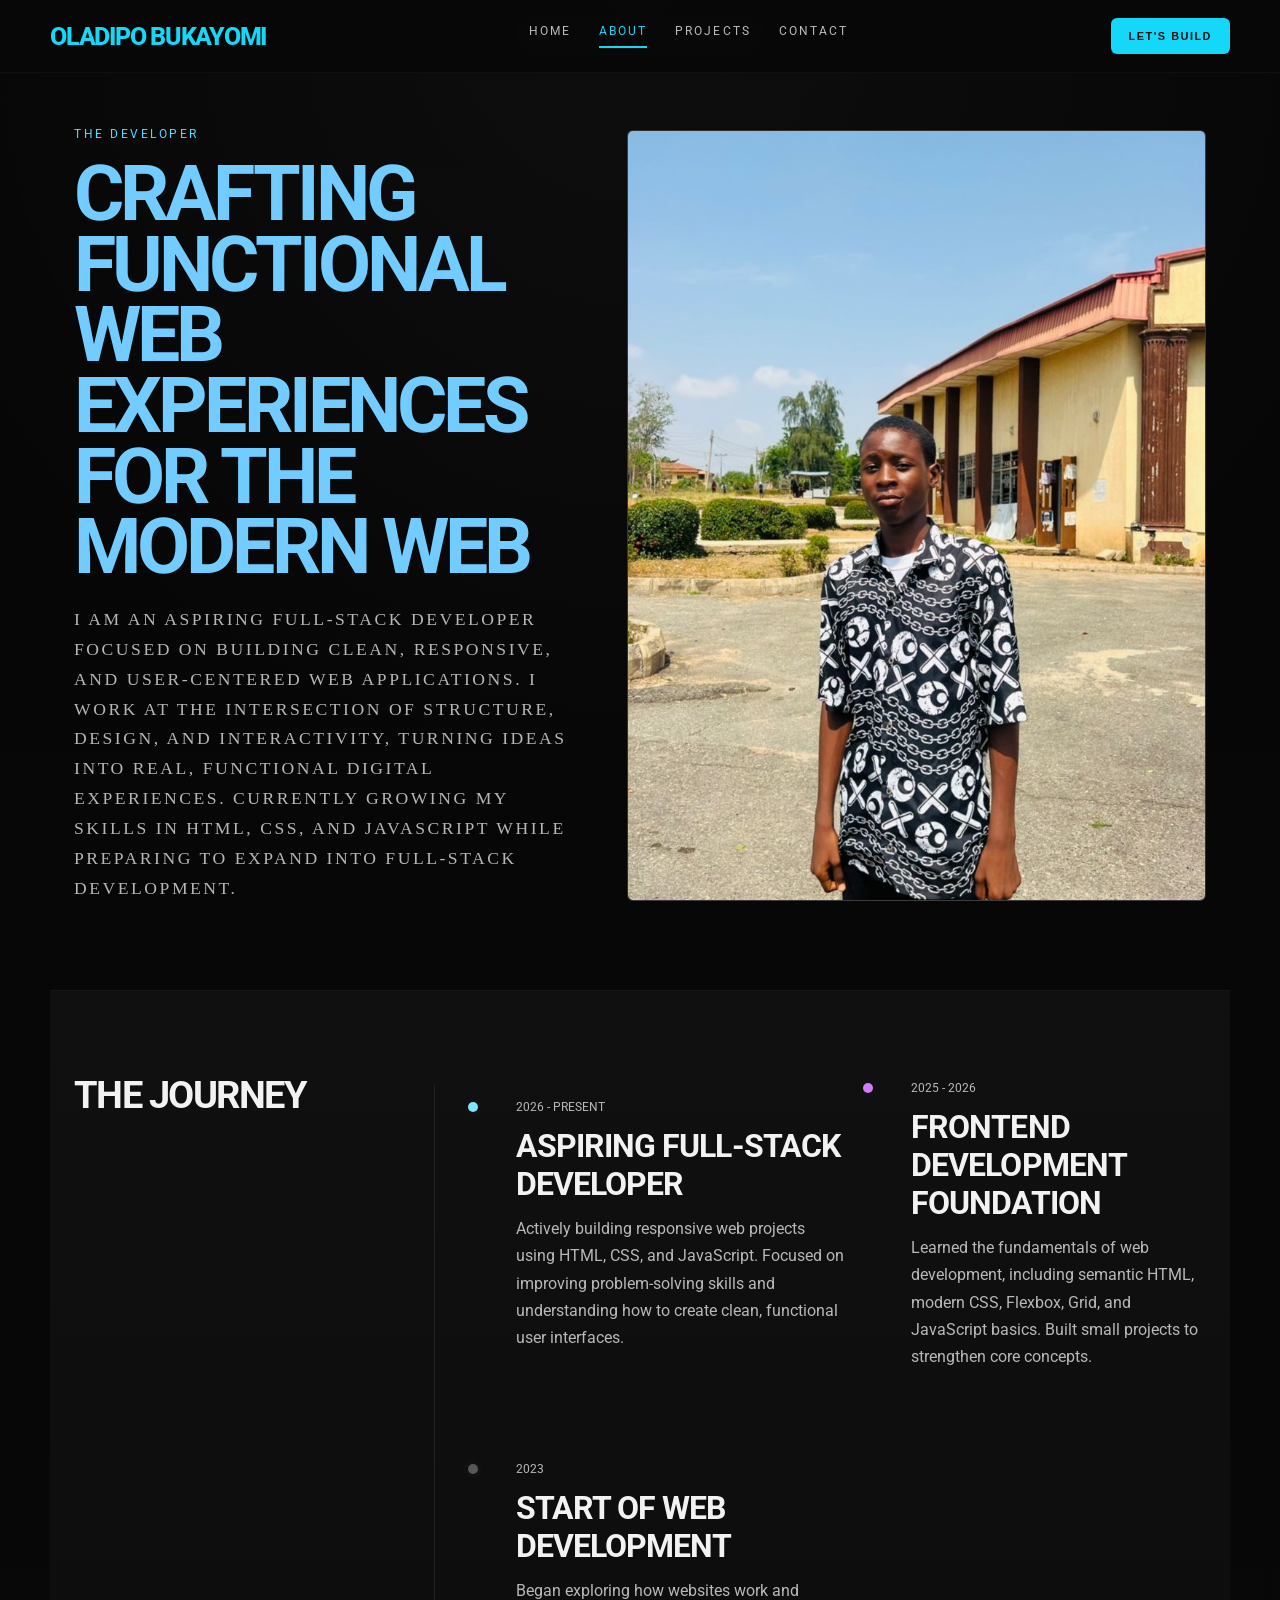
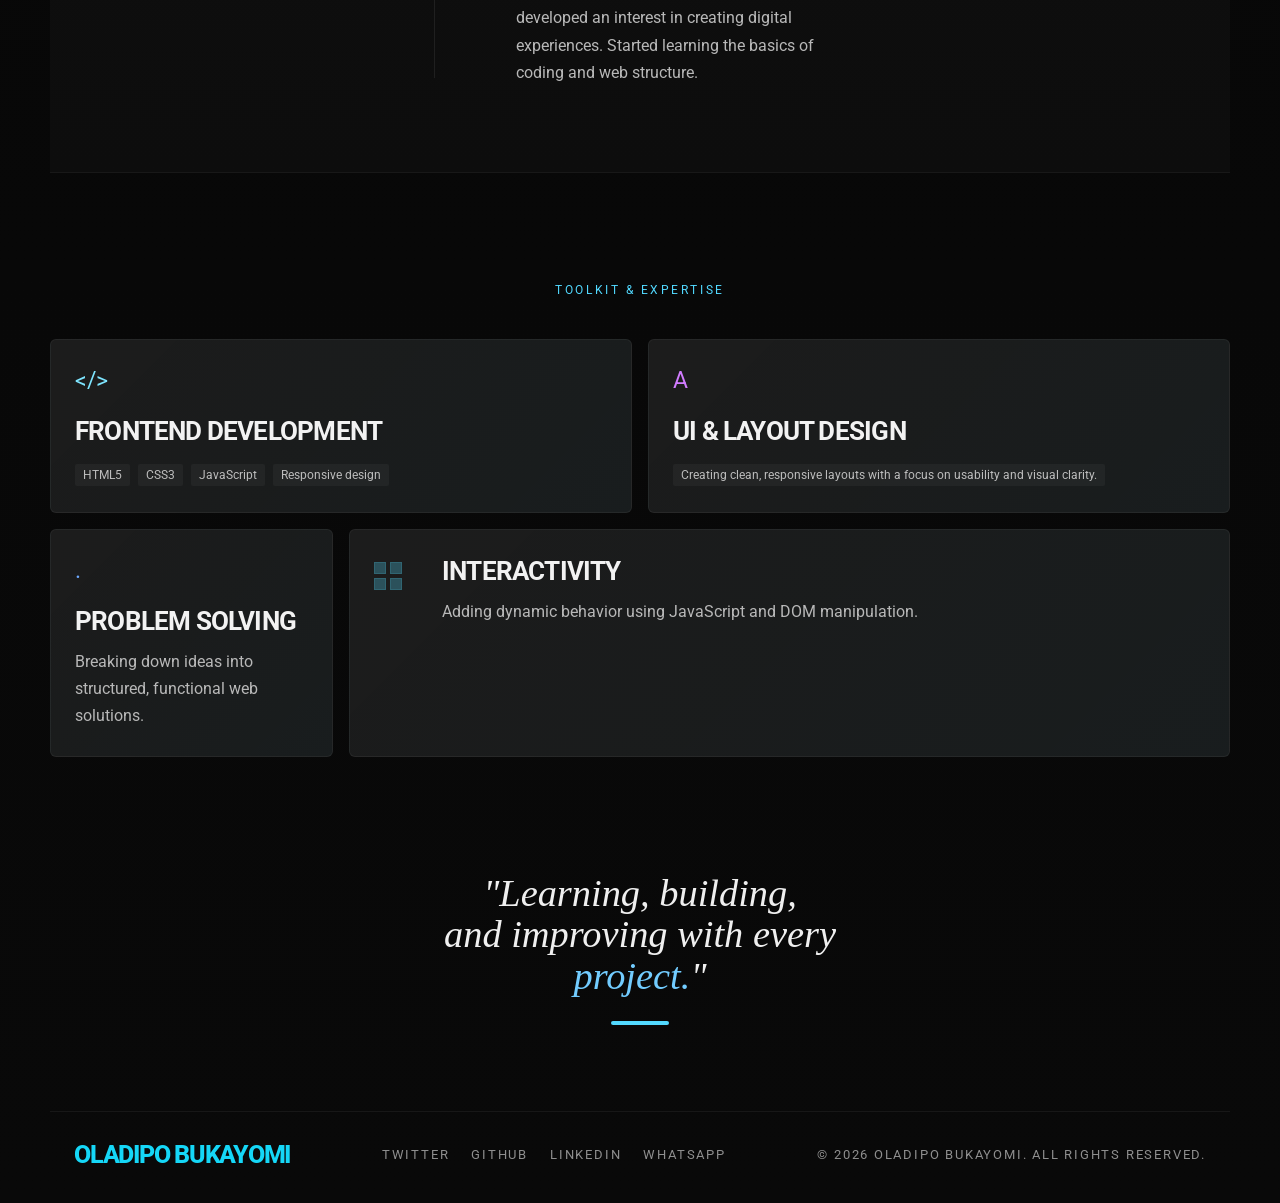
<file: PORTFOLIO/about.html>
<!DOCTYPE html>
<html lang="en">

<head>
    <meta charset="UTF-8">
    <meta name="viewport" content="width=device-width, initial-scale=1.0">
    <title>OLADIPO BUKAYOMI</title>
    <link rel="stylesheet" href="/CSS/about.css">
    <link rel="stylesheet" href="/CSS/style.css">
    <link rel="preconnect" href="https://fonts.googleapis.com">
    <link rel="preconnect" href="https://fonts.gstatic.com" crossorigin>
    <link
        href="https://fonts.googleapis.com/css2?family=Open+Sans:ital,wght@0,300..800;1,300..800&family=Roboto:ital,wght@0,100..900;1,100..900&display=swap"
        rel="stylesheet">
</head>

<body>
    <header class="site-header">
        <div class="container">
            <a class="brand" href="index.html">OLADIPO BUKAYOMI</a>
            <nav class="nav" aria-label="Primary navigation">
                <a href="index.html">Home</a>
                <a class="active" href="about.html">About</a>
                <a href="projects.html">Projects</a>
                <a href="contact.html">Contact</a>
            </nav>
            <img src="/ASSETS/images/menu_24dp_15D7F7_FILL0_wght400_GRAD0_opsz24.svg" class="menu"
                alt="Navigation menu">
            <a href="contact.html"><button class="cta" id="nav-btn" type="button">Let's Build</button></a>
        </div>
    </header>

    <main>
        <section class="hero">
            <div class="container hero-i">
                <div class="hero-ii">
                    <p class="eyebrow">The Developer</p>
                    <h1>
                        Crafting<br>
                        functional<br>
                        web experiences<br>
                        for <span class="accent">the modern web</span>
                    </h1>
                    <p class="hero-iii">
                        I am an aspiring full-stack developer focused on building clean, responsive, and user-centered
                        web applications. I work at the intersection of structure, design, and interactivity, turning
                        ideas into real, functional digital experiences. Currently growing my skills in HTML, CSS, and
                        JavaScript while preparing to expand into full-stack development.
                    </p>
                </div>

                <div class="hero-iv" aria-hidden="true">
                    <img src="/ASSETS/images/paul img.jpeg" alt="Oladipo Bukayomi Paul">
                </div>
            </div>
        </section>

        <section class="hero-2" id="about">
            <div class="container hero-2i">
                <div class="hero-2ii">
                    <h2>The Journey</h2>
                </div>

                <div class="hero-2iii">
                    <article class="hero-2iv hero-2iva">
                        <p class="date">2026 - Present</p>
                        <h3>Aspiring Full-Stack Developer</h3>
                        <p>
                            Actively building responsive web projects using HTML, CSS, and JavaScript. Focused on
                            improving problem-solving skills and understanding how to create clean, functional user
                            interfaces.
                        </p>
                    </article>

                    <article class="hero-2iv hero-2ivb">
                        <p class="date">2025 - 2026</p>
                        <h3>Frontend Development Foundation</h3>
                        <p>
                            Learned the fundamentals of web development, including semantic HTML, modern CSS, Flexbox,
                            Grid, and JavaScript basics. Built small projects to strengthen core concepts.
                        </p>
                    </article>

                    <article class="hero-2iv hero-2ivc">
                        <p class="date">2023</p>
                        <h3>Start Of Web Development</h3>
                        <p>
                            Began exploring how websites work and developed an interest in creating digital
                            experiences. Started learning the basics of coding and web structure.
                        </p>
                    </article>
                </div>
            </div>
        </section>

        <section class="hero-3" id="expertise">
            <div class="container hero-3i">
                <p class="section-label">Toolkit &amp; Expertise</p>

                <div class="hero-3ii">
                    <article class="hero-3iii hero-3iiia">
                        <div class="icon cyan">&lt;/&gt;</div>
                        <h3>Frontend Development</h3>
                        <div class="hero-3iv">
                            <span>HTML5</span>
                            <span>CSS3</span>
                            <span>JavaScript</span>
                            <span>Responsive design</span>
                        </div>
                    </article>

                    <article class="hero-3iii hero-3iiib">
                        <div class="icon violet">A</div>
                        <h3>ui & layout design</h3>
                        <div class="hero-3iv">
                            <span>Creating clean, responsive layouts with a focus on usability and visual
                                clarity.</span>
                        </div>
                    </article>

                    <article class="hero-3iii hero-3iiic">
                        <div class="icon blue">.</div>
                        <h3>problem solving</h3>
                        <p>Breaking down ideas into structured, functional web solutions.</p>
                    </article>

                    <article class="hero-3iii hero-3iiid">
                        <div class="hero-3v" aria-hidden="true">
                            <span></span>
                            <span></span>
                            <span></span>
                            <span></span>
                        </div>
                        <div>
                            <h3>interactivity</h3>
                            <p>
                                Adding dynamic behavior using JavaScript and DOM manipulation.
                            </p>
                        </div>
                    </article>
                </div>
            </div>
        </section>

        <section class="hero-4">
            <div class="container hero-4i">
                <blockquote>
                    "Learning, building, <br>
                     and improving with every <br>
                    <span class="accent">project.</span>"
                </blockquote>
                <div class="hero-4iii"></div>
            </div>
        </section>
    </main>

    <footer class="site-footer" id="contact">
        <div class="container footer-row">
            <div class="footer-brand">OLADIPO BUKAYOMI</div>
            <div class="footer-links">
                <a href="https://x.com/BukayomiPa19538">Twitter</a>
                <a href="https://github.com/hollops">GitHub</a>
                <a href="https://www.linkedin.com/in/bukayomi-oladipo-5916703b2/">LinkedIn</a>
                <a href="#">whatsapp</a>
            </div>
            <div class="footer-copy">&copy; 2026 oladipo Bukayomi. All rights reserved.</div>
        </div>
    </footer>
</body>

</html>
</file>
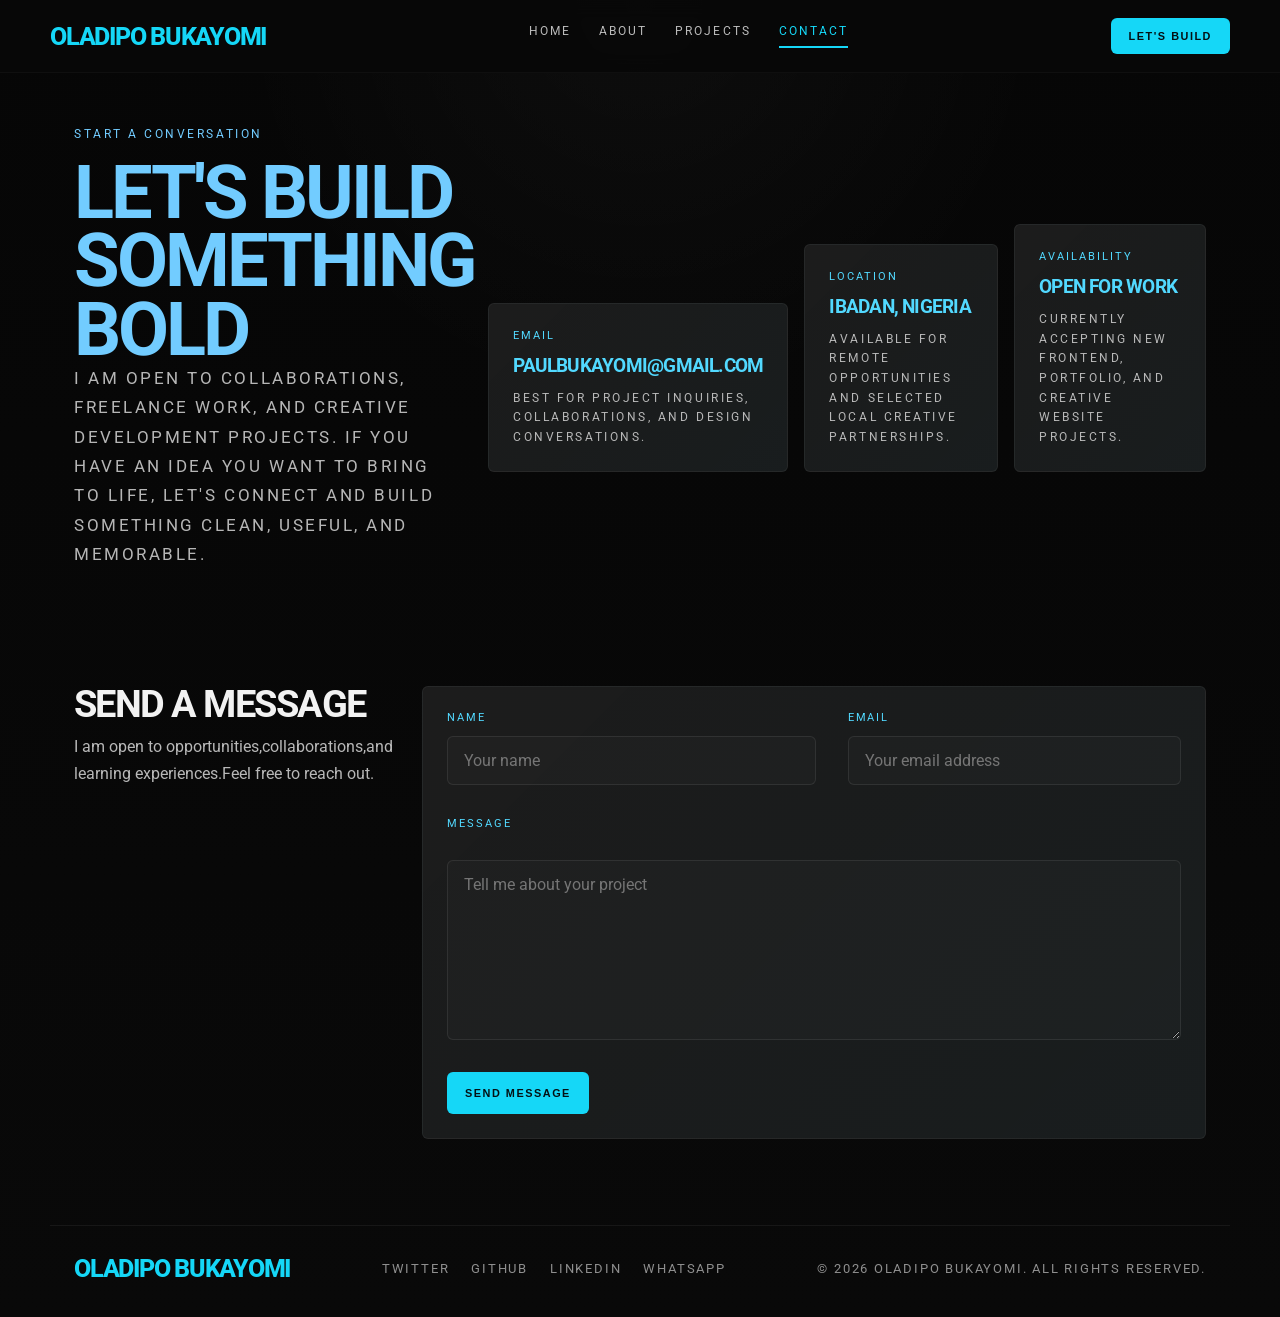
<file: PORTFOLIO/contact.html>
<!DOCTYPE html>
<html lang="en">

<head>
    <meta charset="UTF-8">
    <meta name="viewport" content="width=device-width, initial-scale=1.0">
    <title>OLADIPO BUKAYOMI</title>
    <link rel="stylesheet" href="/CSS/contact.css">
    <link rel="stylesheet" href="/CSS/style.css">
    <link rel="preconnect" href="https://fonts.googleapis.com">
    <link rel="preconnect" href="https://fonts.gstatic.com" crossorigin>
    <link
        href="https://fonts.googleapis.com/css2?family=Open+Sans:ital,wght@0,300..800;1,300..800&family=Roboto:ital,wght@0,100..900;1,100..900&display=swap"
        rel="stylesheet">
</head>

<body>
    <header class="site-header">
        <div class="container">
            <a class="brand" href="index.html">OLADIPO BUKAYOMI</a>
            <nav class="nav" aria-label="Primary navigation">
                <a href="index.html">Home</a>
                <a href="about.html">About</a>
                <a href="projects.html">Projects</a>
                <a class="pactive" href="contact.html">Contact</a>
            </nav>
            <img src="/ASSETS/images/menu_24dp_15D7F7_FILL0_wght400_GRAD0_opsz24.svg" class="menu" alt="Navigation menu">
            <button class="cta" type="button">Let's Build</button>
        </div>
    </header>

    <main>
        <section class="hero">
            <div class="container hero-i">
                <div class="hero-ii">
                    <p class="eyebrow">Start A Conversation</p>
                    <h1>Let's Build<br><span class="accent">Something Bold</span></h1>
                    <p class="hero-iii">
                        I am open to collaborations, freelance work, and creative development projects. If you have an
                        idea you want to bring to life, let's connect and build something clean, useful, and memorable.
                    </p>
                </div>

                <div class="hero-iv">
                    <article class="hero-iv-i">
                        <span>Email</span>
                        <h2>paulbukayomi@gmail.com</h2>
                        <p>Best for project inquiries, collaborations, and design conversations.</p>
                    </article>
                    <article class="hero-iv-i">
                        <span>Location</span>
                        <h2>IBadan, Nigeria</h2>
                        <p>Available for remote opportunities and selected local creative partnerships.</p>
                    </article>
                    <article class="hero-iv-i">
                        <span>Availability</span>
                        <h2>Open For Work</h2>
                        <p>Currently accepting new frontend, portfolio, and creative website projects.</p>
                    </article>
                </div>
            </div>
        </section>

        <section class="hero-2">
            <div class="container hero-2i">
                <div class="hero-2ii">
                    <h2>Send A Message</h2>
                    <p>
                       I am open to opportunities,collaborations,and learning experiences.Feel free to reach out.
                    </p>
                </div>

                <form class="hero-2iii" action="https://formspree.io/f/xrerwkle" method="POST">
                    <div class="hero-2iv">
                        <label for="name">Name</label>
                        <input id="name" type="text" placeholder="Your name">
                    </div>
                    <div class="hero-2iv">
                        <label for="email">Email</label>
                        <input id="email" type="email" placeholder="Your email address">
                    </div>
                    <div class="hero-2iv hero-2v">
                        <label for="message">Message</label>
                        <textarea id="message" placeholder="Tell me about your project"></textarea>
                    </div>
                    <button type="submit" class="hero-2vi">Send Message</button>
                </form>
            </div>
        </section>
    </main>

        <footer class="site-footer" id="contact">
        <div class="container footer-row">
            <div class="footer-brand">OLADIPO BUKAYOMI</div>
            <div class="footer-links">
                <a href="https://x.com/BukayomiPa19538">Twitter</a>
                <a href="https://github.com/hollops">GitHub</a>
                <a href="https://www.linkedin.com/in/bukayomi-oladipo-5916703b2/">LinkedIn</a>
                <a href="#">whatsapp</a>
            </div>
            <div class="footer-copy">&copy; 2026 oladipo Bukayomi. All rights reserved.</div>
        </div>
    </footer>
</body>

</html>
</file>
<file: CSS/style.css>
:root {
  --bg: #090909;
  --panel: #111111;
  --panel-soft: #171717;
  --text: #f2f2f2;
  --muted: #a2a2a2;
  --cyan: #52d9ff;
  --cyan-strong: #15d7f7;
  --violet: #d17cff;
  --blue: #6ca8ff;
  --gray: #575757;
}

* {
  margin: 0;
  padding: 0;
  box-sizing: border-box;
}

html {
  scroll-behavior: smooth;
}

body {
  background:
    radial-gradient(
      circle at top center,
      rgba(255, 255, 255, 0.03),
      transparent 28%
    ),
    linear-gradient(180deg, #060606 0%, #090909 100%);
  color: var(--text);
  font-family: "Roboto", sans-serif;
  overflow-x: hidden;
}

a {
  color: inherit;
  text-decoration: none;
}

.menu {
  display: none;
}

img {
  display: block;
  max-width: 100%;
}

.container {
  width: min(1180px, calc(100% - 48px));
  margin: 0 auto;
}

.site-header {
  position: sticky;
  top: 0;
  z-index: 10;
  padding: 18px 0;
  background: rgba(8, 8, 8, 0.92);
  backdrop-filter: blur(10px);
  border-bottom: 1px solid rgba(255, 255, 255, 0.03);
}

.site-header .container {
  display: flex;
  align-items: center;
  justify-content: space-between;
  gap: 20px;
}

.brand {
  color: var(--cyan-strong);
  font-weight: 800;
  font-size: 1.55rem;
  letter-spacing: -0.05em;
  text-transform: uppercase;
}

.nav {
  display: flex;
  align-items: center;
  gap: 28px;
  text-transform: uppercase;
  font-size: 0.72rem;
  letter-spacing: 0.18em;
  color: #e8e8e8;
}

.nav a {
  opacity: 0.8;
  padding-bottom: 8px;
  border-bottom: 2px solid transparent;
  transition: 0.2s ease;
}

.nav a.pactive,
.nav a:hover {
  opacity: 1;
  color: var(--cyan-strong);
  border-color: var(--cyan-strong);
}

.cta {
  background: var(--cyan-strong);
  color: #041014;
  border: 0;
  border-radius: 6px;
  padding: 12px 18px;
  text-transform: uppercase;
  font-weight: 700;
  letter-spacing: 0.14em;
  font-size: 0.68rem;
  cursor: pointer;
}

main > section {
  padding: 86px 0;
}

#home {
  padding-top: 54px;
}

.hero,
.hero-1,
.hero-2,
#mssg,
.site-footer {
  width: min(1180px, calc(100% - 48px));
  margin-left: auto;
  margin-right: auto;
}

.hero {
  display: grid;
  grid-template-columns: 1.18fr;
  gap: 2rem;
  align-items: start;
}

.hero-subtitle {
  font-size: 2.5rem;
  font-weight: 700;
  color: #ffffff;
  display: inline-block;
  overflow: hidden;
  white-space: nowrap;
  border-right: 3px solid #15d7f7;
  width: 0;
  animation:
    typing 3s steps(20) forwards,
    blink 0.7s infinite;
}

@keyframes typing {
  from {
    width: 0;
  }
  to {
    width: 100%;
  }
}

@keyframes blink {
  50% {
    border-color: transparent;
  }
}

.hero-heading h1 {
  margin: 0;
  text-transform: uppercase;
  font-size: clamp(4rem, 7.2vw, 7.4rem);
  line-height: 0.92;
  font-family: "Open Sans", sans-serif;
  letter-spacing: -0.05em;
  text-align: left;
}

.hero-heading {
  margin: 18px 0 22px;
  margin-right: 0;
  justify-self: start;
  width: 100%;
  text-align: left;
}

.hero-ii {
  color: #72ccff;
  display: block;
}

.hero-i {
  display: flex;
  align-items: center;
  gap: 14px;
  color: var(--cyan);
  text-transform: uppercase;
  letter-spacing: 0.22em;
  font-size: 0.72rem;
}

.line {
  width: 58px;
  height: 4px;
  border: 0;
  border-radius: 999px;
  background: var(--cyan);
}

.hero-iii {
  display: grid;
  grid-template-columns: minmax(0, 620px) auto;
  gap: 40px;
  align-items: end;
}

.hero-iii p,
.txt {
  max-width: 620px;
  color: #b6b6b6;
  font-size: 1.1rem;
  line-height: 1.7;
  font-weight: 400;
}

.hero-iii p strong {
  color: var(--text);
  font-weight: 700;
}

.hero-iv {
  display: flex;
  align-items: flex-end;
}

.hero-iv button {
  background: transparent;
  color: var(--text);
  border: 1px solid rgba(255, 255, 255, 0.12);
  border-radius: 6px;
  padding: 14px 18px;
  display: inline-flex;
  align-items: center;
  gap: 10px;
  text-transform: uppercase;
  letter-spacing: 0.12em;
  font-size: 0.72rem;
  cursor: pointer;
}

.hero-iv button img {
  width: 18px;
}

.tech-stack {
  background: linear-gradient(180deg, #101010, #0d0d0d);
  border-top: 1px solid rgba(255, 255, 255, 0.03);
  border-bottom: 1px solid rgba(255, 255, 255, 0.03);
}

.hero-1 {
  display: grid;
  grid-template-columns: 280px 1fr;
  gap: 42px;
  align-items: start;
}

.hero-1i h2,
.hero-2i h2,
#mssg h2 {
  text-transform: uppercase;
  letter-spacing: -0.04em;
  line-height: 0.92;
}

.hero-1i h2 {
  color: var(--cyan);
  font-size: clamp(2rem, 3vw, 3rem);
}

.hero-1i p {
  margin-top: 14px;
  color: var(--muted);
  line-height: 1.7;
}

.hero-1ii {
  display: grid;
  grid-template-columns: repeat(3, minmax(0, 1fr));
  gap: 16px;
}

.hero-1iii {
  min-height: 144px;
  padding: 26px 24px;
  background:
    linear-gradient(
      135deg,
      rgba(255, 255, 255, 0.02),
      rgba(82, 217, 255, 0.03)
    ),
    var(--panel-soft);
  border: 1px solid rgba(255, 255, 255, 0.05);
  border-radius: 6px;
  box-shadow: inset 0 0 0 1px rgba(255, 255, 255, 0.03);
}

.hero-1iii img {
  width: 22px;
  margin-bottom: 22px;
}

.hero-1v {
  margin-bottom: 10px;
  font-size: 1.65rem;
  text-transform: uppercase;
  letter-spacing: -0.03em;
}

.hero-1iv {
  color: #b8b8b8;
  line-height: 1.7;
  font-size: 0.85rem;
}

.hero-2 {
  display: flex;
  flex-direction: column;
  gap: 42px;
}

.hero-2ih a {
  display: inline-flex;
  align-items: center;
  justify-content: center;
  min-height: 38px;
  padding: 0 16px;
  border-radius: 4px;
  text-transform: uppercase;
  letter-spacing: 0.16em;
  font-size: 0.64rem;
  font-weight: 700;
}

.hero-2ih a {
  background: var(--cyan-strong);
  color: #051416;
}

#hero-4,
#hero-5 {
  background: transparent;
  color: white;
}

.hero-2i h2 {
  font-size: clamp(2rem, 3vw, 3rem);
}

.hero-2iii,
.hero-2a {
  display: grid;
  grid-template-columns: 1.05fr 0.95fr;
  gap: 32px;
  align-items: center;
}

.hero-2a {
  direction: rtl;
}

.hero-2a > * {
  direction: ltr;
}

.hero-2iv img {
  border: 1px solid rgba(255, 255, 255, 0.08);
  border-radius: 6px;
  overflow: hidden;
  box-shadow: inset 0 0 0 1px rgba(255, 255, 255, 0.03);
}

.hero-2v {
  display: flex;
  flex-direction: column;
  gap: 18px;
}

.hero-2v > span {
  color: #77bfff;
  font-size: 0.78rem;
  text-transform: uppercase;
  letter-spacing: 0.18em;
}

.hero-2v h2 {
  font-size: 2rem;
  text-transform: uppercase;
  letter-spacing: -0.03em;
}

.hero-2v p,
#break,
#txt-1 {
  color: #b8b8b8;
  line-height: 1.7;
  font-size: 1rem;
  font-weight: 400;
}

.hero-2vi {
  display: flex;
  flex-wrap: wrap;
  gap: 8px;
}

.hero-2vi p {
  padding: 4px 8px;
  border-radius: 2px;
  background: rgba(255, 255, 255, 0.04);
  color: #bdbdbd;
  font-size: 0.72rem;
  text-transform: uppercase;
  letter-spacing: 0.08em;
}

#hero-2b,
#hero-2c {
  margin: 0;
}

#mssg {
  min-height: auto;
  padding: 26px 24px;
  text-align: center;
  background:
    linear-gradient(
      135deg,
      rgba(255, 255, 255, 0.02),
      rgba(82, 217, 255, 0.03)
    ),
    var(--panel-soft);
  border: 1px solid rgba(255, 255, 255, 0.05);
  border-radius: 6px;
  box-shadow: inset 0 0 0 1px rgba(255, 255, 255, 0.03);
}

#mssg h2 {
  font-size: clamp(2rem, 3vw, 3rem);
}

#mssg p {
  max-width: 760px;
  margin: 18px auto 0;
  color: #b8b8b8;
  line-height: 1.7;
  font-size: 1rem;
}

.hero-3 {
  display: flex;
  justify-content: center;
  flex-wrap: wrap;
  gap: 12px;
  margin-top: 24px;
}

.hero-3 button {
  border-radius: 6px;
  padding: 12px 18px;
  text-transform: uppercase;
  font-weight: 700;
  letter-spacing: 0.14em;
  font-size: 0.68rem;
  cursor: pointer;
}

.hero-3 button:first-child {
  background: var(--cyan-strong);
  color: #041014;
  border: 0;
}

.site-footer {
  padding: 28px 0 34px;
  border-top: 1px solid rgba(255, 255, 255, 0.06);
  color: #8e8e8e;
  font-size: 0.8rem;
  text-transform: uppercase;
  letter-spacing: 0.14em;
}

.footer-row {
  display: flex;
  align-items: center;
  justify-content: space-between;
  gap: 20px;
}

.footer-brand {
  color: var(--cyan-strong);
  font-weight: 800;
  font-size: 1.55rem;
  letter-spacing: -0.05em;
  text-transform: uppercase;
}

.footer-links {
  display: flex;
  flex-wrap: wrap;
  gap: 22px;
}

.footer-links a:hover {
  color: var(--cyan-strong);
}

.footer-copy {
  text-align: right;
}

@media (max-width: 980px) {
  .nav-links {
    display: none;
  }

  .hero-heading {
    margin-left: 0;
  }

  .hero,
  .hero-1,
  .hero-2iii,
  .hero-2a {
    grid-template-columns: 1fr;
  }

  .hero-1ii {
    grid-template-columns: 1fr;
  }

  .hero-2a {
    direction: ltr;
  }

  .hero-iii {
    grid-template-columns: 1fr;
  }

  .hero-iv {
    align-items: flex-start;
  }
}

@media (max-width: 640px) {
  .container,
  .hero,
  .hero-1,
  .hero-2,
  #mssg,
  .site-footer {
    width: min(100% - 28px, 1180px);
  }

  .hero {
    gap: 1rem;
  }

  .nav-links.active {
    display: flex;
  }

  .nav-links {
    display: none;
  }

  .menu {
    display: none;
  }

  .site-header .container,
  .footer-row {
    justify-content: flex-start;
    flex-wrap: wrap;
  }

  .brand {
    margin-right: auto;
  }

  .cta {
    display: none;
  }

  main > section {
    padding: 64px 0;
  }

  .brand,
  .footer-brand {
    font-size: 1.2rem;
  }

  .hero-heading h1 {
    font-size: clamp(3rem, 16vw, 3rem);
  }

  .hero-iii p,
  .txt,
  #mssg p,
  .hero-2v p,
  #break,
  #txt-1 {
    font-size: 0.98rem;
    white-space: normal;
  }

  .hero-i {
    letter-spacing: 0.14em;
  }

  .hero-1v,
  .hero-2v h2 {
    font-size: 1.45rem;
  }

  .hero-2v > span {
    font-size: 0.72rem;
  }

  .hero-3 {
    flex-direction: column;
  }

  .footer-copy {
    text-align: center;
  }
}
</file>
<file: CSS/about.css>
:root {
  --bg: #090909;
  --panel: #111111;
  --panel-soft: #171717;
  --text: #f2f2f2;
  --muted: #a2a2a2;
  --cyan: #52d9ff;
  --cyan-strong: #15d7f7;
  --violet: #d17cff;
  --blue: #6ca8ff;
  --gray: #575757;
}

* {
  margin: 0;
  padding: 0;
  box-sizing: border-box;
}

html {
  scroll-behavior: smooth;
}

body {
  background:
    radial-gradient(circle at top center, rgba(255, 255, 255, 0.03), transparent 28%),
    linear-gradient(180deg, #060606 0%, #090909 100%);
  color: var(--text);
  font-family: "Roboto", sans-serif;
}

a {
  color: inherit;
  text-decoration: none;
}

img {
  display: block;
  max-width: 100%;
}

.container {
  width: min(1180px, calc(100% - 48px));
  margin: 0 auto;
}

.site-header {
  position: sticky;
  top: 0;
  z-index: 10;
  padding: 18px 0;
  background: rgba(8, 8, 8, 0.92);
  backdrop-filter: blur(10px);
  border-bottom: 1px solid rgba(255, 255, 255, 0.03);
}

.site-header .container,
.footer-row {
  display: flex;
  align-items: center;
  justify-content: space-between;
  gap: 20px;
}

.brand,
.footer-brand {
  color: var(--cyan-strong);
  font-weight: 800;
  font-size: 1.55rem;
  letter-spacing: -0.05em;
  text-transform: uppercase;
}

.nav {
  display: flex;
  align-items: center;
  gap: 28px;
  text-transform: uppercase;
  font-size: 0.72rem;
  letter-spacing: 0.18em;
  color: #e8e8e8;
}

.nav a {
  opacity: 0.8;
  padding-bottom: 8px;
  border-bottom: 2px solid transparent;
  transition: 0.2s ease;
}

.nav a.active,
.nav a:hover {
  opacity: 1;
  color: var(--cyan-strong);
  border-color: var(--cyan-strong);
}

.menu {
  display: none;
}

.cta {
  background: var(--cyan-strong);
  color: #041014;
  border: 0;
  border-radius: 6px;
  padding: 12px 18px;
  text-transform: uppercase;
  font-weight: 700;
  letter-spacing: 0.14em;
  font-size: 0.68rem;
  cursor: pointer;
}

section {
  padding: 86px 0;
}

.eyebrow,
.section-label {
  margin: 0;
  text-transform: uppercase;
  letter-spacing: 0.22em;
  font-size: 0.72rem;
  color: var(--cyan);
}

.accent {
  color: #72ccff;
}

.icon {
  display: inline-block;
  margin-bottom: 22px;
  font-size: 1.45rem;
}

.cyan {
  color: #7ee5ff;
}

.violet {
  color: var(--violet);
}

.blue {
  color: var(--blue);
}

.site-footer {
  padding: 28px 0 34px;
  border-top: 1px solid rgba(255, 255, 255, 0.06);
  color: #8e8e8e;
  font-size: 0.8rem;
  text-transform: uppercase;
  letter-spacing: 0.14em;
}

.footer-links {
  display: flex;
  flex-wrap: wrap;
  gap: 22px;
}

.hero {
  padding-top: 54px;
}

.hero-i {
  display: grid;
  grid-template-columns: 1.18fr 0.82fr;
  gap: 54px;
  align-items: start;
}

.hero h1 {
  margin: 18px 0 22px;
  text-transform: uppercase;
  font-size: clamp(4rem, 6vw, 7.4rem);
  line-height: 0.92;
  letter-spacing: -0.05em;
  max-width: 740px;
}

.hero-iii {
  max-width: 620px;
  color: #b6b6b6;
  font-size: 1.1rem;
  line-height: 1.7;
  font-family: op;
}

.hero-iv {
  background: linear-gradient(180deg, #2c2c2c, #1c1c1c);
  border: 1px solid rgba(255, 255, 255, 0.08);
  border-radius: 6px;
  overflow: hidden;
  min-height: 520px;
  place-items: center;
  box-shadow: inset 0 0 0 1px rgba(255, 255, 255, 0.03);
}

.hero-iv img {
  width: 100%;
  height: 100%;
}

.hero-2 {
  background: linear-gradient(180deg, #101010, #0d0d0d);
  border-top: 1px solid rgba(255, 255, 255, 0.03);
  border-bottom: 1px solid rgba(255, 255, 255, 0.03);
}

.hero-2i {
  display: grid;
  grid-template-columns: 280px 1fr;
  gap: 42px;
  align-items: start;
}

.hero-2ii h2 {
  margin: 0;
  text-transform: uppercase;
  font-size: clamp(2rem, 3vw, 3rem);
  letter-spacing: -0.04em;
}

.hero-2iii {
  position: relative;
  padding-left: 86px;
}

.hero-2iii::before {
  content: "";
  position: absolute;
  left: 38px;
  top: 8px;
  bottom: 8px;
  width: 1px;
  background: rgba(255, 255, 255, 0.08);
}

.hero-2iv {
  position: relative;
  padding: 0 0 56px 34px;
}

.hero-2iv:last-child {
  padding-bottom: 0;
}

.hero-2iv::before {
  content: "";
  position: absolute;
  left: -14px;
  top: 6px;
  width: 10px;
  height: 10px;
  border-radius: 50%;
  box-shadow: 0 0 0 4px #111;
}

.hero-2iva::before {
  background: #7ee5ff;
}

.hero-2ivb::before {
  background: var(--violet);
}

.hero-2ivc::before {
  background: var(--gray);
}

.date {
  margin: 0 0 10px;
  color: #77bfff;
  font-size: 0.78rem;
  text-transform: uppercase;
}

.hero-2iv h3,
.hero-3iii h3 {
  margin: 0 0 12px;
  text-transform: uppercase;
  letter-spacing: -0.03em;
}

.hero-2iv h3 {
  font-size: 2rem;
}

.hero-2iv p,
.hero-3iii p {
  margin-top: 0;
  color: #b8b8b8;
  line-height: 1.7;
}

.hero-3i {
  text-align: center;
}

.hero-3ii {
  margin-top: 42px;
  display: grid;
  grid-template-columns: repeat(12, 1fr);
  gap: 16px;
}

.hero-3iii {
  min-height: 144px;
  padding: 26px 24px;
  text-align: left;
  background:
    linear-gradient(135deg, rgba(255, 255, 255, 0.02), rgba(82, 217, 255, 0.03)),
    var(--panel-soft);
  border: 1px solid rgba(255, 255, 255, 0.05);
  border-radius: 6px;
}

.hero-3iiia,
.hero-3iiib {
  grid-column: span 6;
}

.hero-3iiic {
  grid-column: span 3;
}

.hero-3iiid {
  grid-column: span 9;
  display: grid;
  grid-template-columns: 50px 1fr;
  gap: 18px;
  align-items: start;
}

.hero-3iii h3 {
  font-size: 1.65rem;
}

.hero-3iv {
  display: flex;
  flex-wrap: wrap;
  gap: 8px;
  margin-top: 18px;
}

.hero-3iv span {
  padding: 4px 8px;
  border-radius: 2px;
  background: rgba(255, 255, 255, 0.04);
  color: #bdbdbd;
  font-size: 0.72rem;
}

.hero-3v {
  display: grid;
  grid-template-columns: repeat(2, 1fr);
  gap: 4px;
  width: 28px;
  height: 28px;
  margin-top: 6px;
}

.hero-3v span {
  background: rgba(82, 217, 255, 0.28);
  border: 1px solid rgba(82, 217, 255, 0.14);
}

.hero-4 {
  padding-top: 30px;
  text-align: center;
}

.hero-4ii {
  margin-bottom: 14px;
  color: #6e6e6e;
  font-size: 4rem;
  line-height: 1;
}

blockquote {
  margin: 0 auto;
  max-width: 920px;
  color: #efefef;
  font-family: Georgia, "Times New Roman", serif;
  font-style: italic;
  font-size: clamp(2rem, 3vw, 3.3rem);
  line-height: 1.08;
}

.hero-4iii {
  width: 58px;
  height: 4px;
  margin: 24px auto 0;
  border-radius: 999px;
  background: var(--cyan);
}

@media (max-width: 980px) {
  .nav {
    display: none;
  }

  .menu {
    display: flex;
  }

  .hero-i,
  .hero-2i {
    grid-template-columns: 1fr;
  }

  .hero-iv {
    min-height: 0;
  }

  .hero-3ii {
    grid-template-columns: 1fr;
  }

  .hero-3iiia,
  .hero-3iiib,
  .hero-3iiic,
  .hero-3iiid {
    grid-column: auto;
  }
}

@media (max-width: 640px) {
  .container {
    width: min(100% - 28px, 1180px);
  }

  .site-header .container,
  .footer-row {
    justify-content: flex-start;
    flex-wrap: wrap;
  }

  .brand {
    margin-right: auto;
  }

  .cta {
    display: none;
  }

  section {
    padding: 64px 0;
  }

  .hero h1 {
    font-size: clamp(2.5rem, 8vw, 5rem);
  }

  .hero-i {
    display: flex;
    flex-direction: column;
  }

  .hero-2iii {
    padding-left: 52px;
  }

  .hero-2iii::before {
    left: 22px;
  }

  .hero-2iv {
    padding-left: 22px;
  }

  .hero-2iv::before {
    left: -6px;
  }

  .hero-2iv h3,
  .hero-3iii h3 {
    font-size: 1.45rem;
  }

  blockquote {
    font-size: 1.75rem;
  }
}
</file>
<file: CSS/contact.css>
html{
  scroll-behavior: smooth;
}
.hero {
  padding-top: 54px;
}

.hero-i {
  display: grid;
  grid-template-columns: 1.05fr 0.95fr;
  gap: 36px;
  align-items: start;
}

.hero h1,
.hero-2ii h2,
.hero-iv-i h2 {
  margin: 0;
  text-transform: uppercase;
  letter-spacing: -0.04em;
}

.hero h1 {
  margin-top: 18px;
  font-size: clamp(3.2rem, 5.8vw, 5.8rem);
  line-height: 0.92;
}

.hero-iii {
  max-width: 610px;
  color: #b6b6b6;
  font-size: 1.05rem;
  line-height: 1.75;
}

.hero-iv {
  display: grid;
  gap: 16px;
}

.hero-iv-i,
.hero-2iii {
  padding: 24px;
  background:
    linear-gradient(135deg, rgba(255, 255, 255, 0.02), rgba(82, 217, 255, 0.03)),
    var(--panel-soft);
  border: 1px solid rgba(255, 255, 255, 0.05);
  border-radius: 6px;
}

.hero-iv-i span,
.hero-2iv label {
  display: inline-block;
  margin-bottom: 12px;
  color: var(--cyan);
  text-transform: uppercase;
  letter-spacing: 0.18em;
  font-size: 0.68rem;
}

.hero-iv-i h2 {
  font-size: 1.2rem;
}

.hero-iv-i p,
.hero-2ii p {
  margin: 12px 0 0;
  color: #b8b8b8;
  line-height: 1.7;
}

.hero-2 {
  padding-top: 30px;
}

.hero-2i {
  display: grid;
  grid-template-columns: 320px 1fr;
  gap: 28px;
  align-items: start;
}

.hero-2ii h2 {
  font-size: clamp(2rem, 3vw, 3rem);
}

.hero-2iii {
  display: grid;
  grid-template-columns: repeat(2, minmax(0, 1fr));
  gap: 18px;
}

.hero-2iv {
  display: flex;
  flex-direction: column;
}

.hero-2v {
  grid-column: 1 / -1;
}

.hero-2iv input,
.hero-2iv textarea {
  width: 100%;
  border: 1px solid rgba(255, 255, 255, 0.08);
  background: rgba(255, 255, 255, 0.02);
  color: var(--text);
  border-radius: 6px;
  padding: 14px 16px;
  font: inherit;
}

.hero-2iv textarea {
  min-height: 180px;
  resize: vertical;
}

.hero-2vi {
  width: fit-content;
  min-height: 42px;
  padding: 0 18px;
  border: 0;
  border-radius: 6px;
  background: var(--cyan-strong);
  color: #041014;
  text-transform: uppercase;
  letter-spacing: 0.14em;
  font-size: 0.68rem;
  font-weight: 700;
  cursor: pointer;
  align-items: center;
}

@media (max-width: 980px) {
  .hero-i,
  .hero-2i,
  .hero-2iii {
    grid-template-columns: 1fr;
  }
}

@media (max-width: 640px) {
  .hero h1 {
    font-size: clamp(2.5rem, 8vw, 4.5rem);
  }
  .hero-i{
    display: flex;
    flex-direction: column;
  }
  .hero-iii{
    margin-top: 20px;
  }
   .hero-iv{
    display: flex;
    flex-direction: column;
   }
  .hero-2iii {
    padding: 20px;
  }
}
</file>
<file: CSS/projects.css>
*{
  margin: 0;
  padding: 0;
  box-sizing: border-box;
}

.hero {
  padding: 46px 0 42px;
}
.hero .eyebrow {
  margin-bottom: 18px;
  color: var(--cyan);
  text-transform: uppercase;
  letter-spacing: 0.24em;
  font-size: 0.68rem;
}

.hero h1,
.hero-3i h2 {
  margin: 0;
  text-transform: uppercase;
  line-height: 0.9;
  letter-spacing: -0.05em;
  font-family: "Open Sans", sans-serif;
}

.hero h1 {
  font-size: clamp(3.4rem, 6.2vw, 6rem);
}


.hero-iii {
  margin: 0 0 12px;
  color: #b2b2b2;
  line-height: 1.8;
  font-size: 1rem;
  font-family: "Roboto", sans-serif;;
}
#card{
  display: flex;
  gap: 10rem;
}
#card-7{
  margin-bottom: 30px;

}
.hero-2j,
.hero-2k,
.hero-2l {
  background: linear-gradient(180deg, rgba(20, 20, 20, 0.98), rgba(16, 16, 16, 0.98));
  border: 1px solid rgba(255, 255, 255, 0.04);
  border-radius: 6px;
  overflow: hidden;
}

.hero-2i {
  min-height: 560px;
  display: flex;
  flex-direction: column;
  gap: 2rem;
}
.hero-2k {
  display: flex;
  flex-direction: column-reverse;
}
  
.hero-2kd img{
  width: 100%;
}

.hero-2ia {
  width: 100%;
  min-height: 330px;
  overflow: hidden;
}
.hero-2ia img{
  display: block;
  width: 100%;
  height: 100%;
  object-fit: cover;
}
.hero-2ie,
.hero-2jh,
.hero-2ka,
.hero-2lc {
  padding: 24px;
}

.hero-2if {
  display: flex;
  align-items: center;
  justify-content: space-between;
  gap: 12px;
  margin-bottom: 14px;
}

.hero-2 h2,
.hero-3i h2 {
  margin: 0;
  text-transform: uppercase;
  letter-spacing: -0.03em;
  font-family: "Open Sans", sans-serif;
}

.hero-2 h2 {
  font-size: 1.6rem;
  line-height: 1;
}

.hero-2 p,
.hero-3i p {
  color: #a6a6a6;
  line-height: 1.7;
  font-size: 0.95rem;
}
.hero-2ig,
.hero-2ji,
.hero-2jj,
.hero-2ld {
  display: flex;
  flex-wrap: wrap;
  gap: 8px;
}

.hero-2ig span,
.hero-2ji span,
.hero-2jj span,
.hero-2ld span {
  display: inline-flex;
  align-items: center;
  min-height: 24px;
  padding: 0 10px;
  border-radius: 2px;
  background: rgba(255, 255, 255, 0.04);
  color: #9fb9c1;
  text-transform: uppercase;
  letter-spacing: 0.12em;
  font-size: 0.58rem;
}
.hero-2ih {
  display: flex;
  gap: 12px;
  margin-top: 20px;
}
#calc{
  display: flex;
  white-space: nowrap;

}

.hero-2ih a,
.hero-3ii {
  display: inline-flex;
  align-items: center;
  justify-content: center;
  min-height: 38px;
  padding: 0 16px;
  border-radius: 4px;
  text-transform: uppercase;
  letter-spacing: 0.16em;
  font-size: 0.64rem;
  font-weight: 700;
}

.hero-2ih a,
.hero-3ii {
  background: var(--cyan-strong);
  color: #051416;
}
#card-4,#card-5,#card-6{
   min-height: auto;
  padding: 26px 24px;
  width: 100%;
  text-align: center;
  background:
    linear-gradient(
      135deg,
      rgba(255, 255, 255, 0.02),
      rgba(82, 217, 255, 0.03)
    ),
    var(--panel-soft);
  border: 1px solid rgba(255, 255, 255, 0.05);
  border-radius: 6px;
  box-shadow: inset 0 0 0 1px rgba(255, 255, 255, 0.03);
}

.hero-2ii {
  background: rgba(255, 255, 255, 0.04) !important;
  color: var(--text) !important;
}

.hero-2ja {
  min-height: 100px;
  width: 100%;
}
.hero-2ja img{
  width: 100%;
  display: block;
}
#text{
  color: var(--cyan-strong);
  font-size: clamp(2rem, 2vw, 3rem);
  text-transform: uppercase;

}
.hero-2ji {
  margin-top: 18px;
}
.hero-2kb {
  display: inline-block;
  width: 36px;
  height: 3px;
  margin-bottom: 16px;
  border-radius: 999px;
  background: var(--cyan);
}

.hero-2kc {
  display: inline-flex;
  margin-top: 18px;
  color: var(--cyan);
  text-transform: uppercase;
  letter-spacing: 0.18em;
  font-size: 0.68rem;
}

.hero-2kd {
  min-height: 80px;
}
.hero-3 {
  padding: 26px 0 42px;
}

.hero-3i {
  padding: 58px 28px;
  text-align: center;
  border-radius: 8px;
   background: linear-gradient(
      135deg,
      rgba(255, 255, 255, 0.02),
      rgba(82, 217, 255, 0.03)
    ),
    var(--panel-soft);
    
  border: 1px solid rgba(255, 255, 255, 0.05);
}

.hero-3i h2 {
  font-size: clamp(2.1rem, 4vw, 4rem);
}

.hero-3i p {
  max-width: 650px;
  margin: 18px auto 0;
}

.hero-3ii {
  margin-top: 28px;
}
.fotter-links a{
  color: var(--cyan);
  display: flex;
  gap: 2rem;
  letter-spacing: 0.18em;
  font-size: 0.68rem;
}

@media (max-width: 980px) {
  .hero-i,
  .hero-2,
  .hero-2k,
  .hero-2l {
    grid-template-columns: 1fr;
  }

  .hero-2j {
    grid-template-rows: auto auto;
  }

  .hero-2i {
    min-height: auto;
  }
}

@media (max-width: 640px) {
  .hero {
    padding-top: 26px;
  }
  .hero-2{
    display: flex;
    flex-direction: column;
  }
  .hero-2ie{
    padding: 0;
  }
  #card,#card-1{
    flex-direction: column;
    gap: 3rem;
  }
  #text{
    font-size: clamp(1.5rem, 2vw, 2rem); 
    margin: 40px;

  }

  .hero-i {
    display: flex;
    flex-direction: column;
    gap: 18px;
    margin-bottom: 24px;
  }

  .hero-2ia{
    width: 100%;
    min-height: 150px;
    margin: 0;
    padding: 0;
    overflow: hidden;
  }
  .hero-2ia img{
    width: 100%;
    margin: 0;
    padding: 0;
    display: block;
    height: 100%;
    object-fit: cover;
  }
  .hero-2kd img{
    height: auto;
  }

  .hero-2if {
    flex-direction: column;
    align-items: flex-start;
  }

  .hero-2ih {
    flex-wrap: wrap;
  }

  .hero-2 h2 {
    font-size: 1.35rem;
  }

  .hero-3i {
    padding: 44px 20px;
  }
}
</file>
